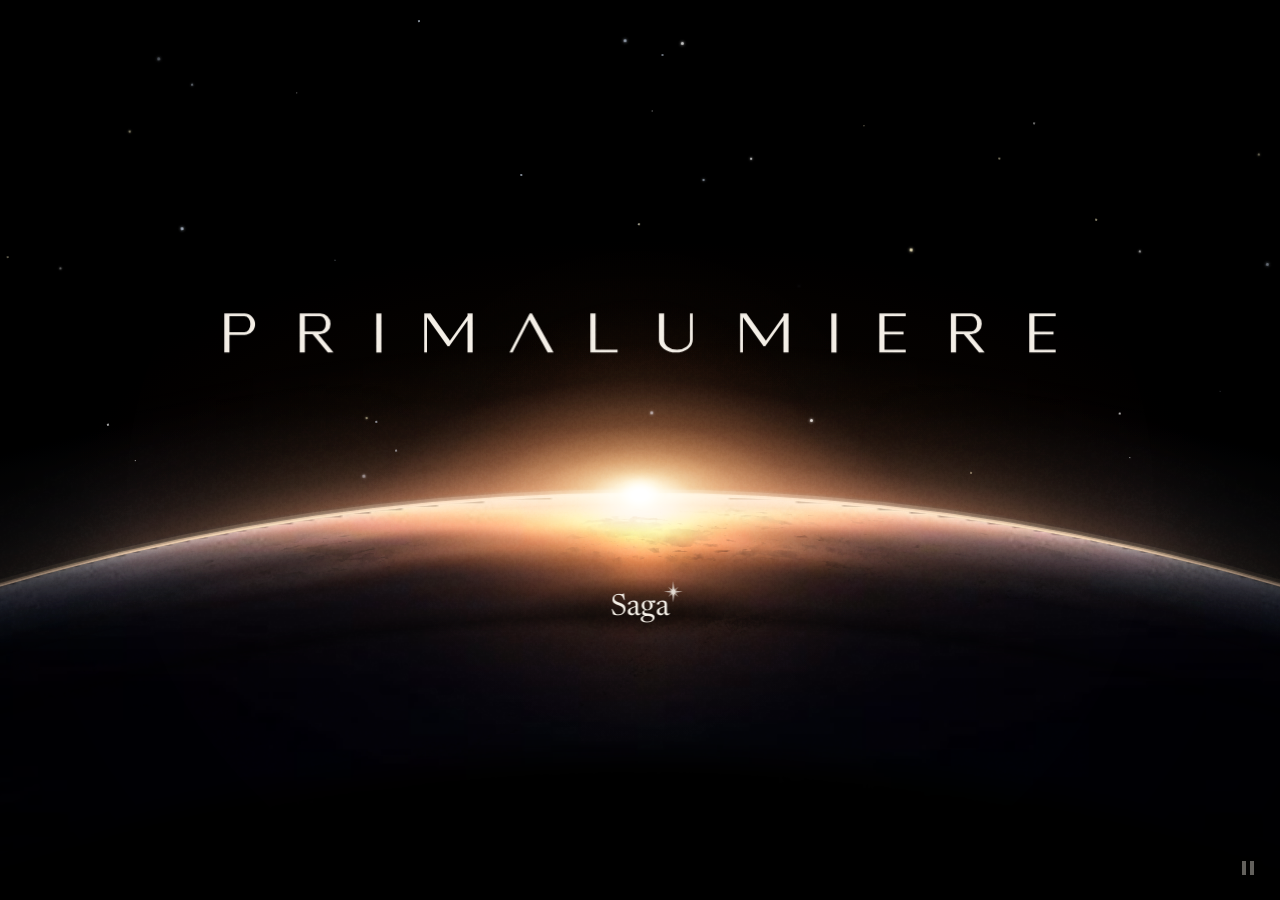
<file: index.html>
<!doctype html>
<html lang="en-IN">
<head>
<meta charset="utf-8">
<meta name="viewport" content="width=device-width, initial-scale=1, viewport-fit=cover">
<meta name="color-scheme" content="dark">
<!-- No script and no other origin is allowed. -->
<meta http-equiv="Content-Security-Policy" content="default-src 'none'; style-src 'self'; img-src 'self'; font-src 'self'; base-uri 'none'; form-action 'none'">
<meta name="referrer" content="no-referrer">
<meta name="robots" content="noai, noimageai">
<meta name="description" content="PrimaLumiere is building Saga: Of People, Through People, a teacher-led classroom tool for colleges and universities in India.">
<title>PrimaLumiere</title>
<link rel="icon" href="favicon.svg" type="image/svg+xml">
<link rel="preload" href="fonts/newsreader.woff2" as="font" type="font/woff2" crossorigin>
<link rel="stylesheet" href="site.css">
<link rel="stylesheet" href="home.css">
</head>
<body>
<a class="skip" href="#main">Skip to content</a>
<main id="main">
  <section class="dawn daybreak first" id="top" aria-labelledby="top-h">
    <!-- Back to front: stars, the sun's glow, its disc (hidden by the planet until it rises), the planet, the lit air, the sun's light. -->
    <div class="sky" aria-hidden="true"><span class="stars"><span class="turn"><i></i><i></i><i></i><i></i><i></i><i></i><i></i><i></i><i></i><i></i><i></i><i></i><i></i><i></i><i></i><i></i><i></i><i></i><i></i><i></i><i></i><i></i><i></i><i></i><i></i><i></i><i></i><i></i><i></i><i></i><i></i><i></i><i></i><i></i><i></i><i></i><i></i><i></i><i></i><i></i><i></i><i></i><i></i><i></i><i></i><i></i><i></i><i></i><i></i><i></i><i></i><i></i><i></i><i></i><i></i><i></i><i></i><i></i><i></i><i></i><i></i><i></i><i></i><i></i><i></i><i></i><i></i><i></i><i></i><i></i><i></i><i></i><i></i><i></i><i></i><i></i><i></i><i></i><i></i><i></i><i></i><i></i><i></i><i></i><i></i><i></i><i></i><i></i><i></i><i></i><i></i><i></i><i></i><i></i><i></i><i></i><i></i><i></i><i></i><i></i><i></i><i></i><i></i><i></i><i></i><i></i><i></i><i></i></span></span><span class="halo"></span><span class="disc"></span>
      <!-- The planet: one circle, its top as a smooth stroked arc. Strokes keep their pixel widths; each fades along the arc by its gradient. -->
      <svg class="limb" viewBox="0 0 1000 1000" fill="none" focusable="false">
        <defs>
          <path id="limb-arc" d="M117 178.6A500 500 0 0 1 883 178.6" vector-effect="non-scaling-stroke"/>
          <path id="limb-body" d="M117 178.6A500 500 0 0 1 883 178.6V1000H117Z"/>
          <!-- Mirrored about the sun (x 500): offset 1 is 40% of the planet's width away. -->
          <linearGradient id="limb-rim" gradientUnits="userSpaceOnUse" x1="500" x2="900" spreadMethod="reflect">
            <stop stop-color="#fffdf6"/><stop offset=".14" stop-color="#fffae5"/><stop offset=".24" stop-color="#ffe4c9" stop-opacity=".86"/><stop offset=".32" stop-color="#dfc2b2" stop-opacity=".6"/>
            <stop offset=".48" stop-color="#b9a9a8" stop-opacity=".46"/><stop offset=".75" stop-color="#9aa0b0" stop-opacity=".26"/><stop offset="1" stop-color="#9aa0b0" stop-opacity=".17"/>
          </linearGradient>
          <linearGradient id="limb-hot" gradientUnits="userSpaceOnUse" x1="500" x2="900" spreadMethod="reflect">
            <stop stop-color="#fff"/><stop offset=".1" stop-color="#fff4e2" stop-opacity=".9"/><stop offset=".2" stop-color="#ffe2bc" stop-opacity=".66"/><stop offset=".3" stop-color="#ffcf9c" stop-opacity=".36"/><stop offset=".42" stop-color="#ffc890" stop-opacity=".12"/><stop offset=".55" stop-color="#ffc890" stop-opacity="0"/>
          </linearGradient>
        </defs>
        <use href="#limb-body" fill="#000"/>
        <!-- The rim: warm to the screen's edges, overexposed near the sun. -->
        <g class="rim">
          <use href="#limb-arc" stroke="url(#limb-rim)" stroke-width="7" stroke-opacity=".1"/>
          <use href="#limb-arc" stroke="url(#limb-rim)" stroke-width="4" stroke-opacity=".3"/>
          <use href="#limb-arc" stroke="url(#limb-rim)" stroke-width="1.6"/>
        </g>
        <g class="hot">
          <use href="#limb-arc" stroke="url(#limb-hot)" stroke-width="12" stroke-opacity=".3"/>
          <use href="#limb-arc" stroke="url(#limb-hot)" stroke-width="5"/>
        </g>
      </svg>
      <!-- The turning earth: its surface turns along the rim, the band below a little faster, while its light stays under the sun.
           Each band is two copies, half a cycle apart, crossing over so the turn never ends. -->
      <span class="earth"><span class="pair"><span class="surface outer"></span><span class="surface outer later"></span></span><span class="pair"><span class="surface inner"></span><span class="surface inner later"></span></span></span>
      <span class="air"></span><span class="sun"></span></div>
    <!-- The name is drawn: one filled outline per letter, thick and thin strokes, wide letters, open spacing; the text stays for screen readers. -->
    <h1 id="top-h"><span class="sr">PrimaLumiere</span>
      <svg class="mark" viewBox="-4 -4 2267.45 108" aria-hidden="true" focusable="false">
        <g><path d="M-3.25 -3.25H10.75V103.25H-3.25ZM-3.25 -3.25H51.5A29.25 29.25 0 0 1 51.5 55.25H-3.25ZM10.75 4.25V47.75H51.5A16.25 21.75 0 0 0 51.5 4.25Z"/></g>
        <g><path d="M202.3 -3.25H216.3V103.25H202.3ZM202.3 -3.25H258.05A28.25 28.25 0 0 1 258.05 53.25H202.3ZM216.3 4.25V45.75H258.05A15.25 20.75 0 0 0 258.05 4.25ZM231.7 46.75L247.31 46.75L294.3 103.25L278.69 103.25Z"/></g>
        <g><path d="M410.98 -3.25H424.98V103.25H410.98Z"/></g>
        <g><path d="M541.65 -3.25H549.15V103.25H541.65ZM659.65 -3.25H673.65V103.25H659.65ZM541.65 -3.25L558.84 -3.25L611.64 70.84L664.44 -3.25L673.65 -3.25L610.05 86L605.25 86Z"/></g>
        <g><path d="M774.07 103.25L782.52 103.25L828.69 13.92L878.08 103.25L894.07 103.25L835.19 -3.25L829.12 -3.25Z"/></g>
        <g><path d="M994.5 -3.25H1008.5V103.25H994.5ZM994.5 95.75H1068.5V103.25H994.5Z"/></g>
        <g><path d="M1181.28 -3.25V69A46 34.25 0 0 0 1273.28 69V-3.25H1265.78V69A35.25 26.75 0 0 1 1195.28 69V-3.25Z"/></g>
        <g><path d="M1402.62 -3.25H1410.12V103.25H1402.62ZM1520.62 -3.25H1534.62V103.25H1520.62ZM1402.62 -3.25L1419.82 -3.25L1472.62 70.84L1525.42 -3.25L1534.62 -3.25L1471.03 86L1466.22 86Z"/></g>
        <g><path d="M1651.3 -3.25H1665.3V103.25H1651.3Z"/></g>
        <g><path d="M1781.97 -3.25H1853.97V4.25H1795.97V46.25H1847.97V53.75H1795.97V95.75H1853.97V103.25H1781.97Z"/></g>
        <g><path d="M1977.15 -3.25H1991.15V103.25H1977.15ZM1977.15 -3.25H2032.9A28.25 28.25 0 0 1 2032.9 53.25H1977.15ZM1991.15 4.25V45.75H2032.9A15.25 20.75 0 0 0 2032.9 4.25ZM2006.55 46.75L2022.16 46.75L2069.15 103.25L2053.54 103.25Z"/></g>
        <g><path d="M2190.7 -3.25H2262.7V4.25H2204.7V46.25H2256.7V53.75H2204.7V95.75H2262.7V103.25H2190.7Z"/></g>
      </svg>
    </h1>
    <!-- Saga, under the sun on the planet's dark side: the way to its page, in the serif of that page's title. -->
    <!-- Saga's star (the founder's reference, 12 Nov): thin rays from a bright point, the vertical longest; here in the word's own colour. -->
    <a class="to-saga" href="saga/">Saga<svg class="star" viewBox="-12 -12 24 24" aria-hidden="true" focusable="false">
      <path d="M0 -12L1.25 0L0 12L-1.25 0ZM10.5 0L0 1.15L-10.5 0L0 -1.15ZM5.66 -5.66L0.6 0.6L-5.66 5.66L-0.6 -0.6ZM5.66 5.66L-0.6 0.6L-5.66 -5.66L0.6 -0.6ZM2.14 -5.17L0.46 0.19L-2.14 5.17L-0.46 -0.19ZM5.17 -2.14L0.19 0.46L-5.17 2.14L-0.19 -0.46ZM5.17 2.14L-0.19 0.46L-5.17 -2.14L0.19 -0.46ZM2.14 5.17L-0.46 0.19L-2.14 -5.17L0.46 -0.19Z"/><circle r="2.1"/>
    </svg></a>
    <!-- The earth and the sky turn for as long as the page is open and the stars breathe for six minutes; this pauses them. A native checkbox, so keys and screen readers work without script. -->
    <label class="pause"><input type="checkbox" id="turn"><span class="sr">Pause the moving sky</span></label>
  </section>
</main>
</body>
</html>
</file>
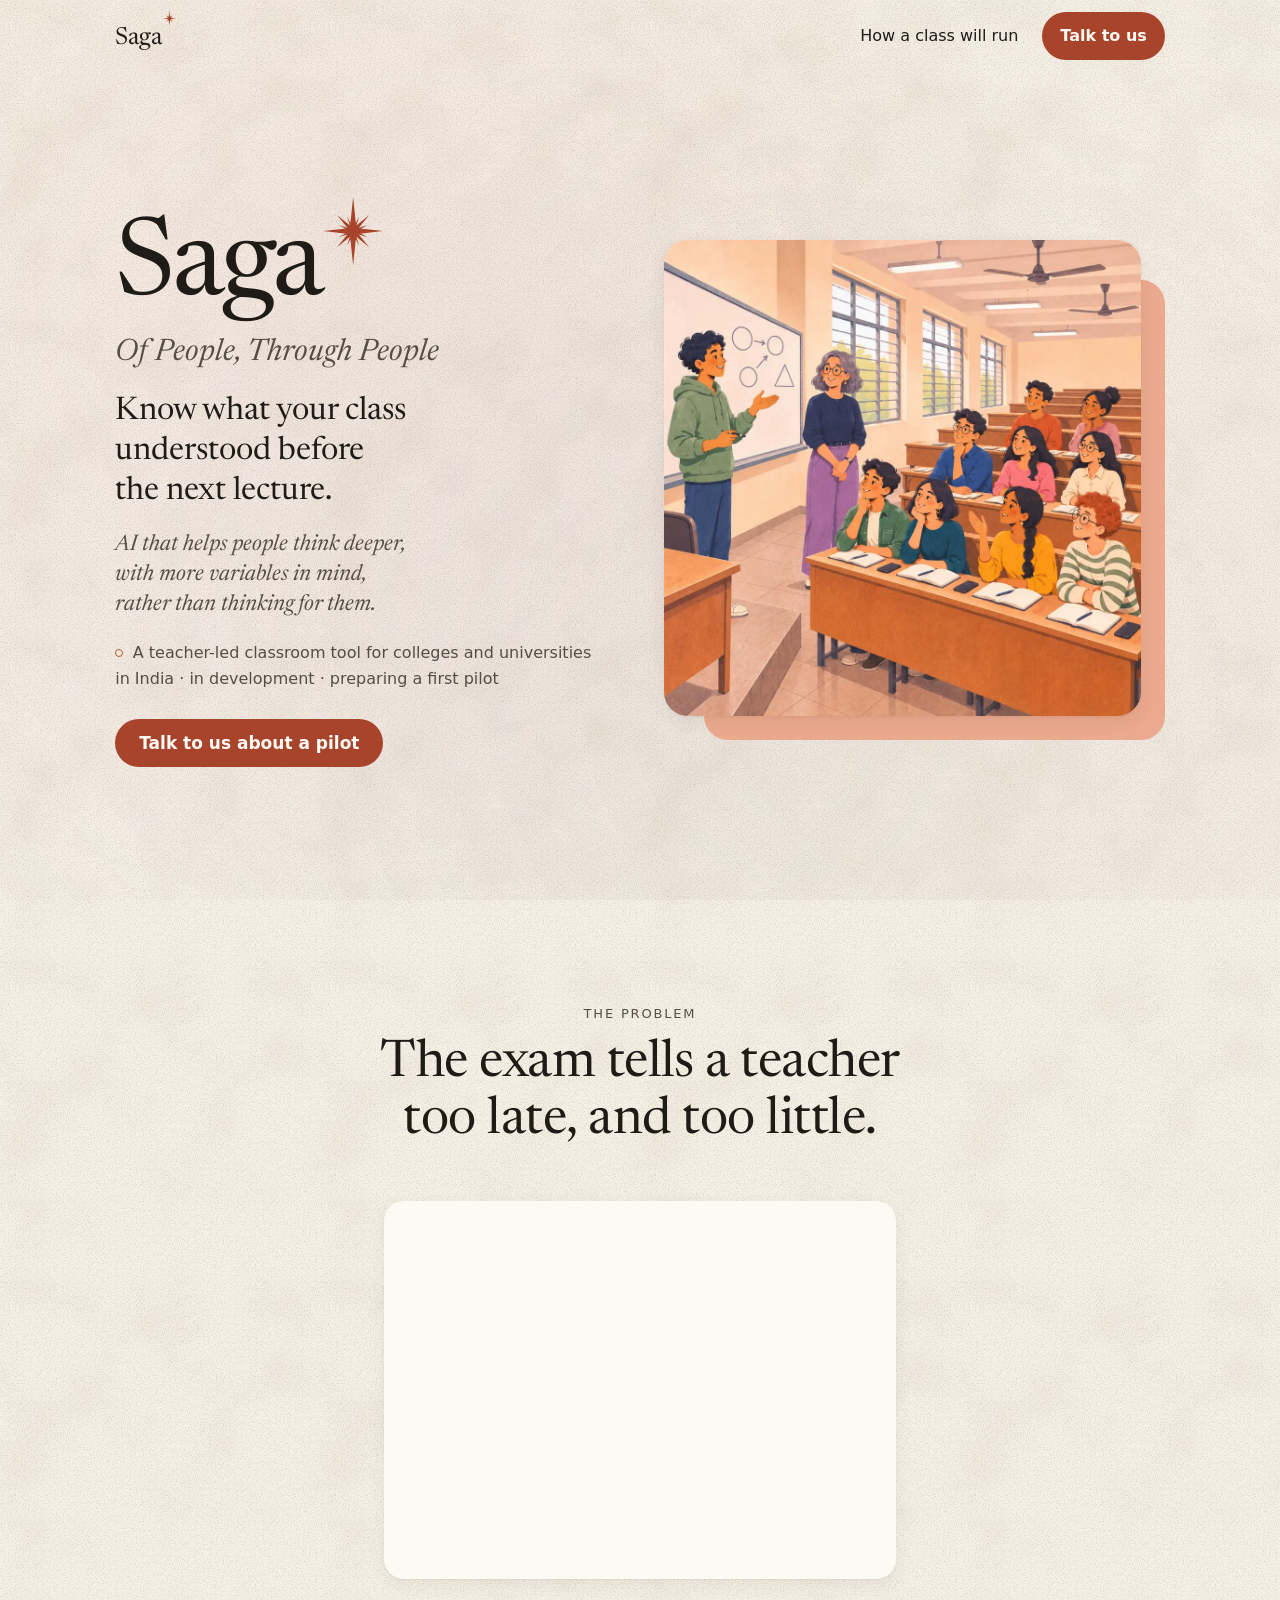
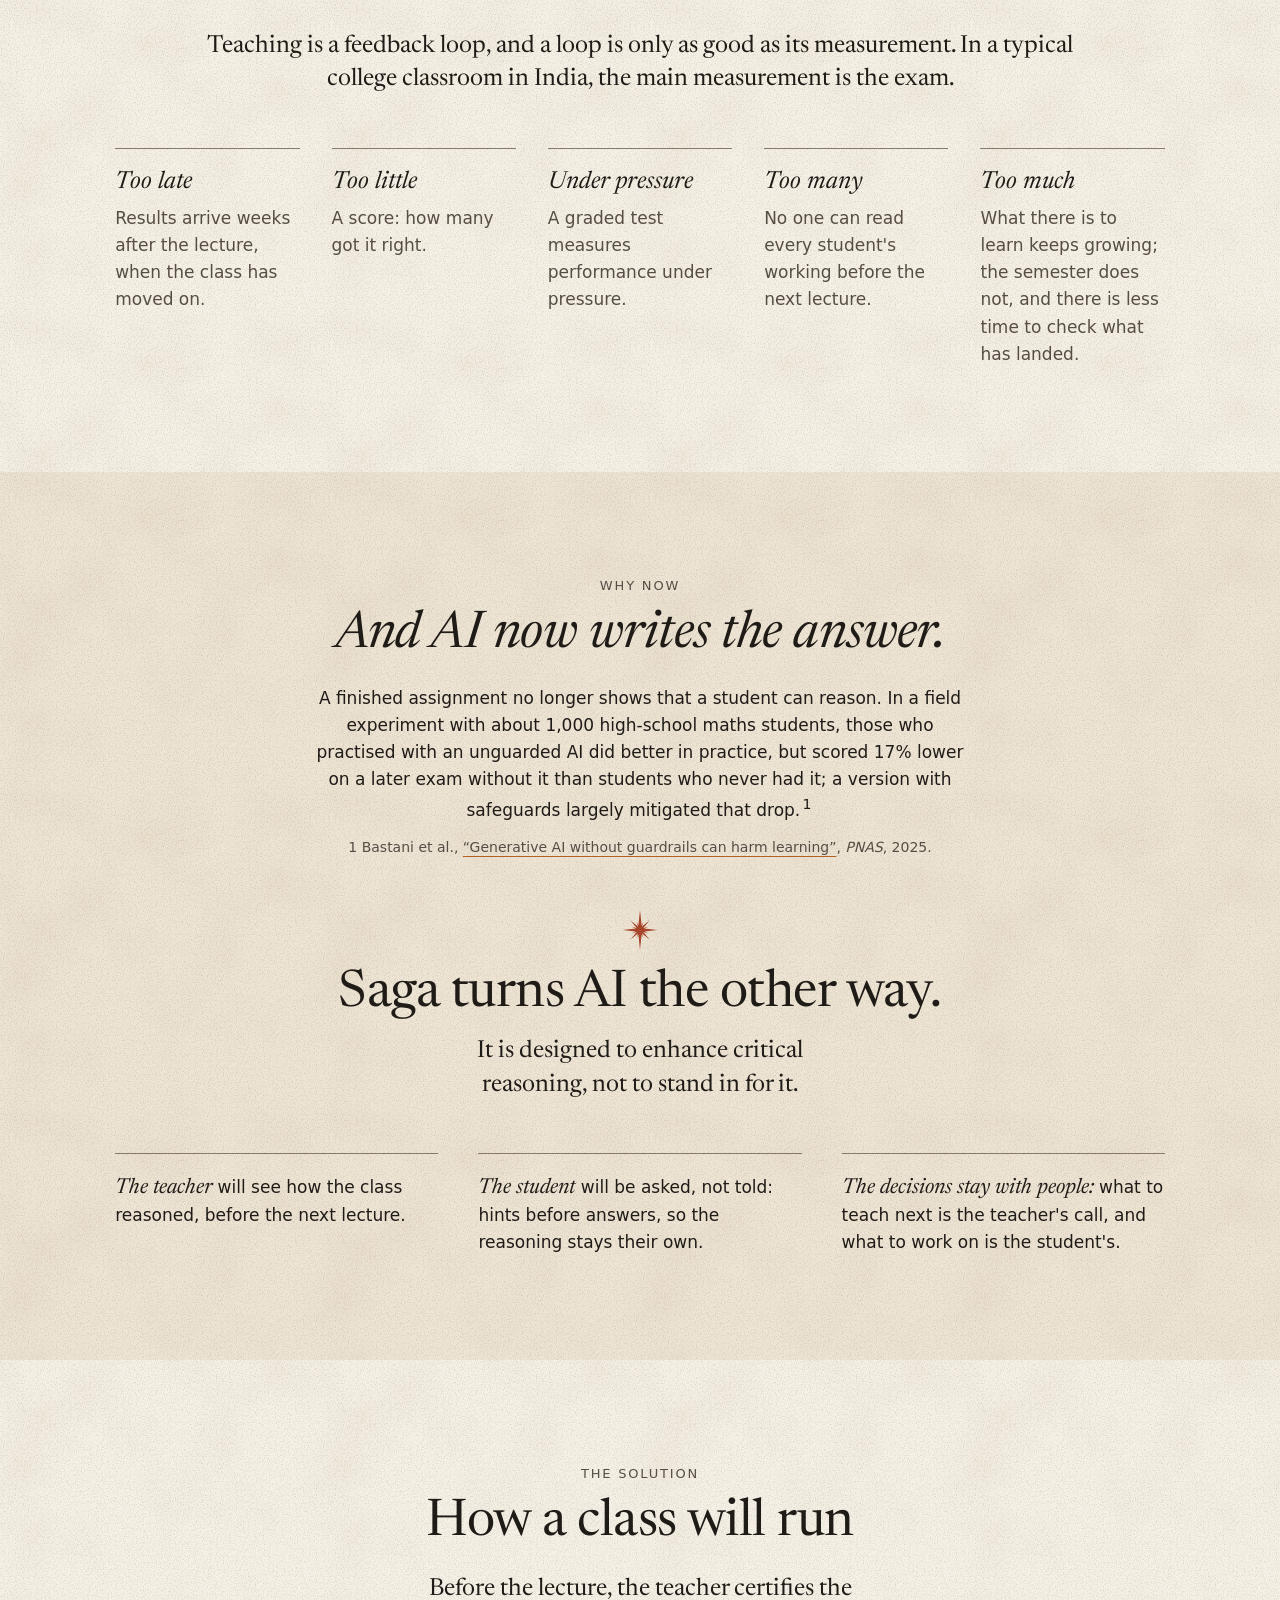
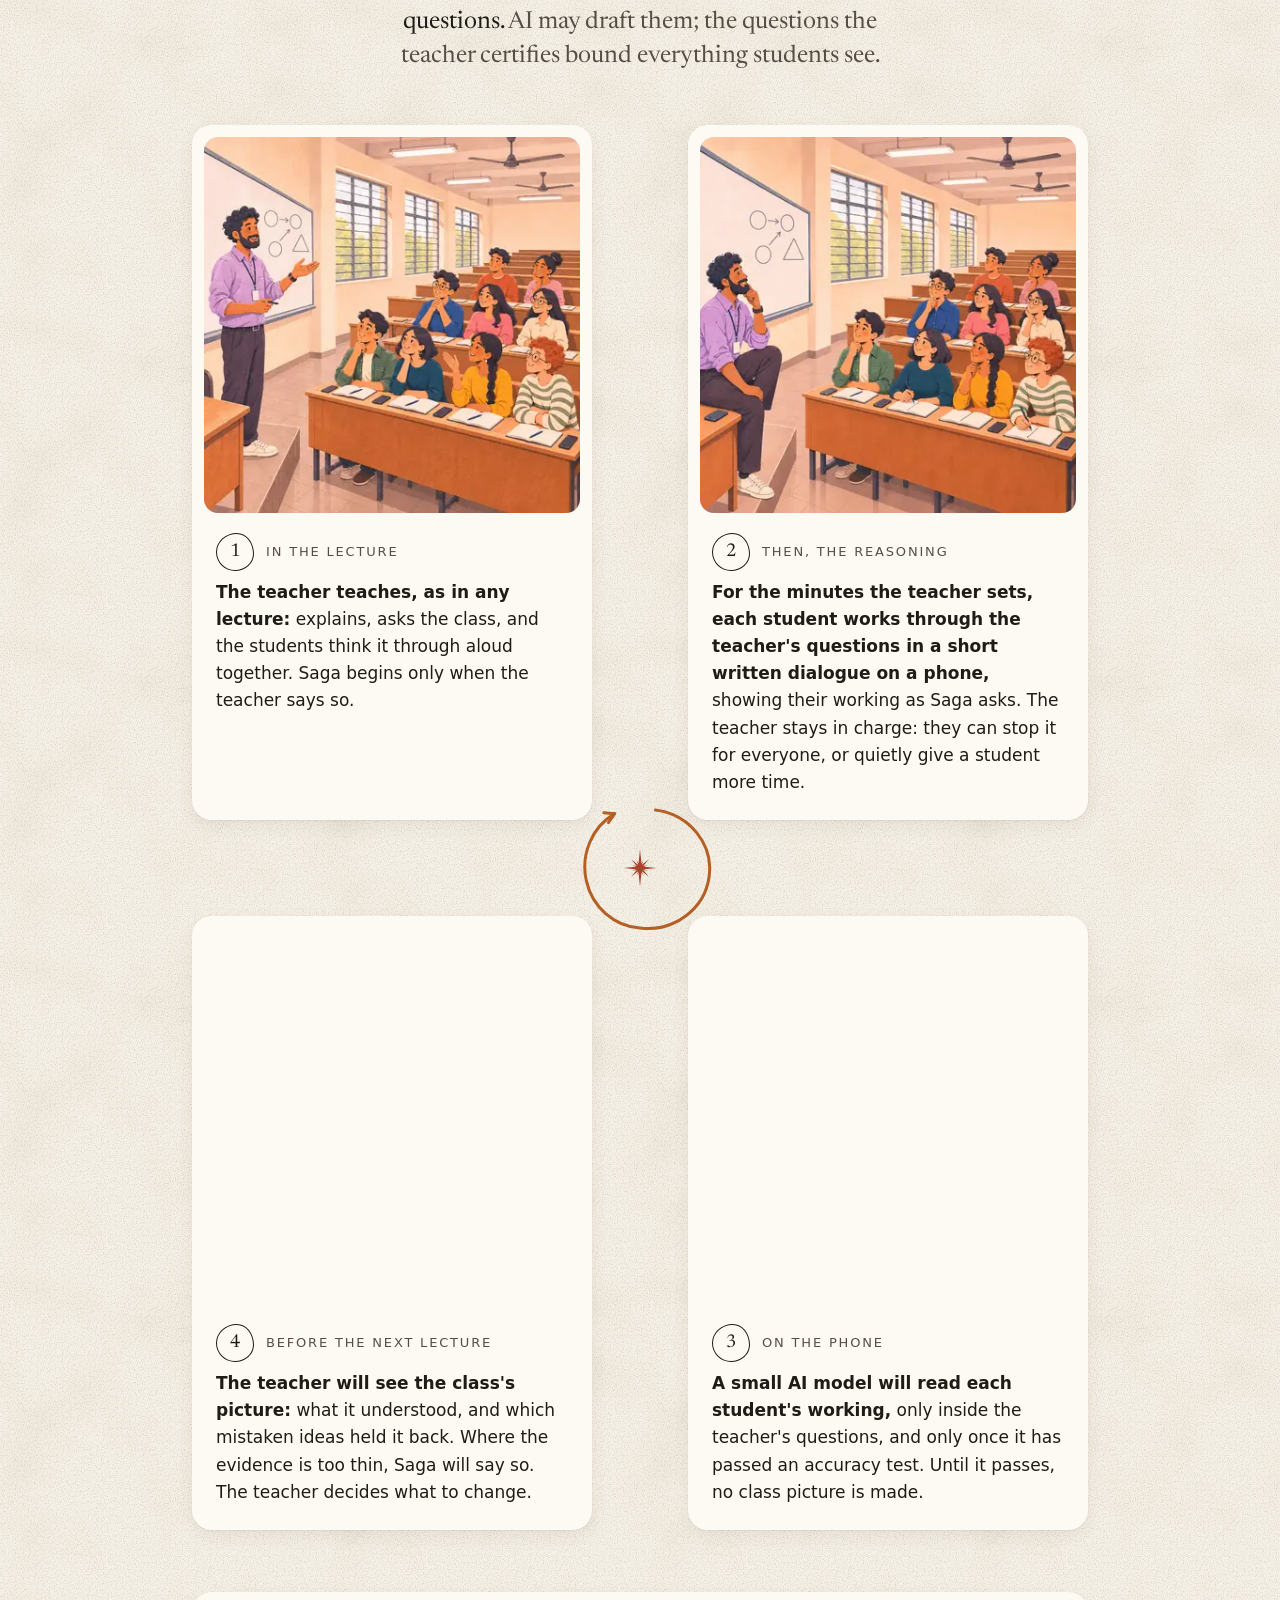
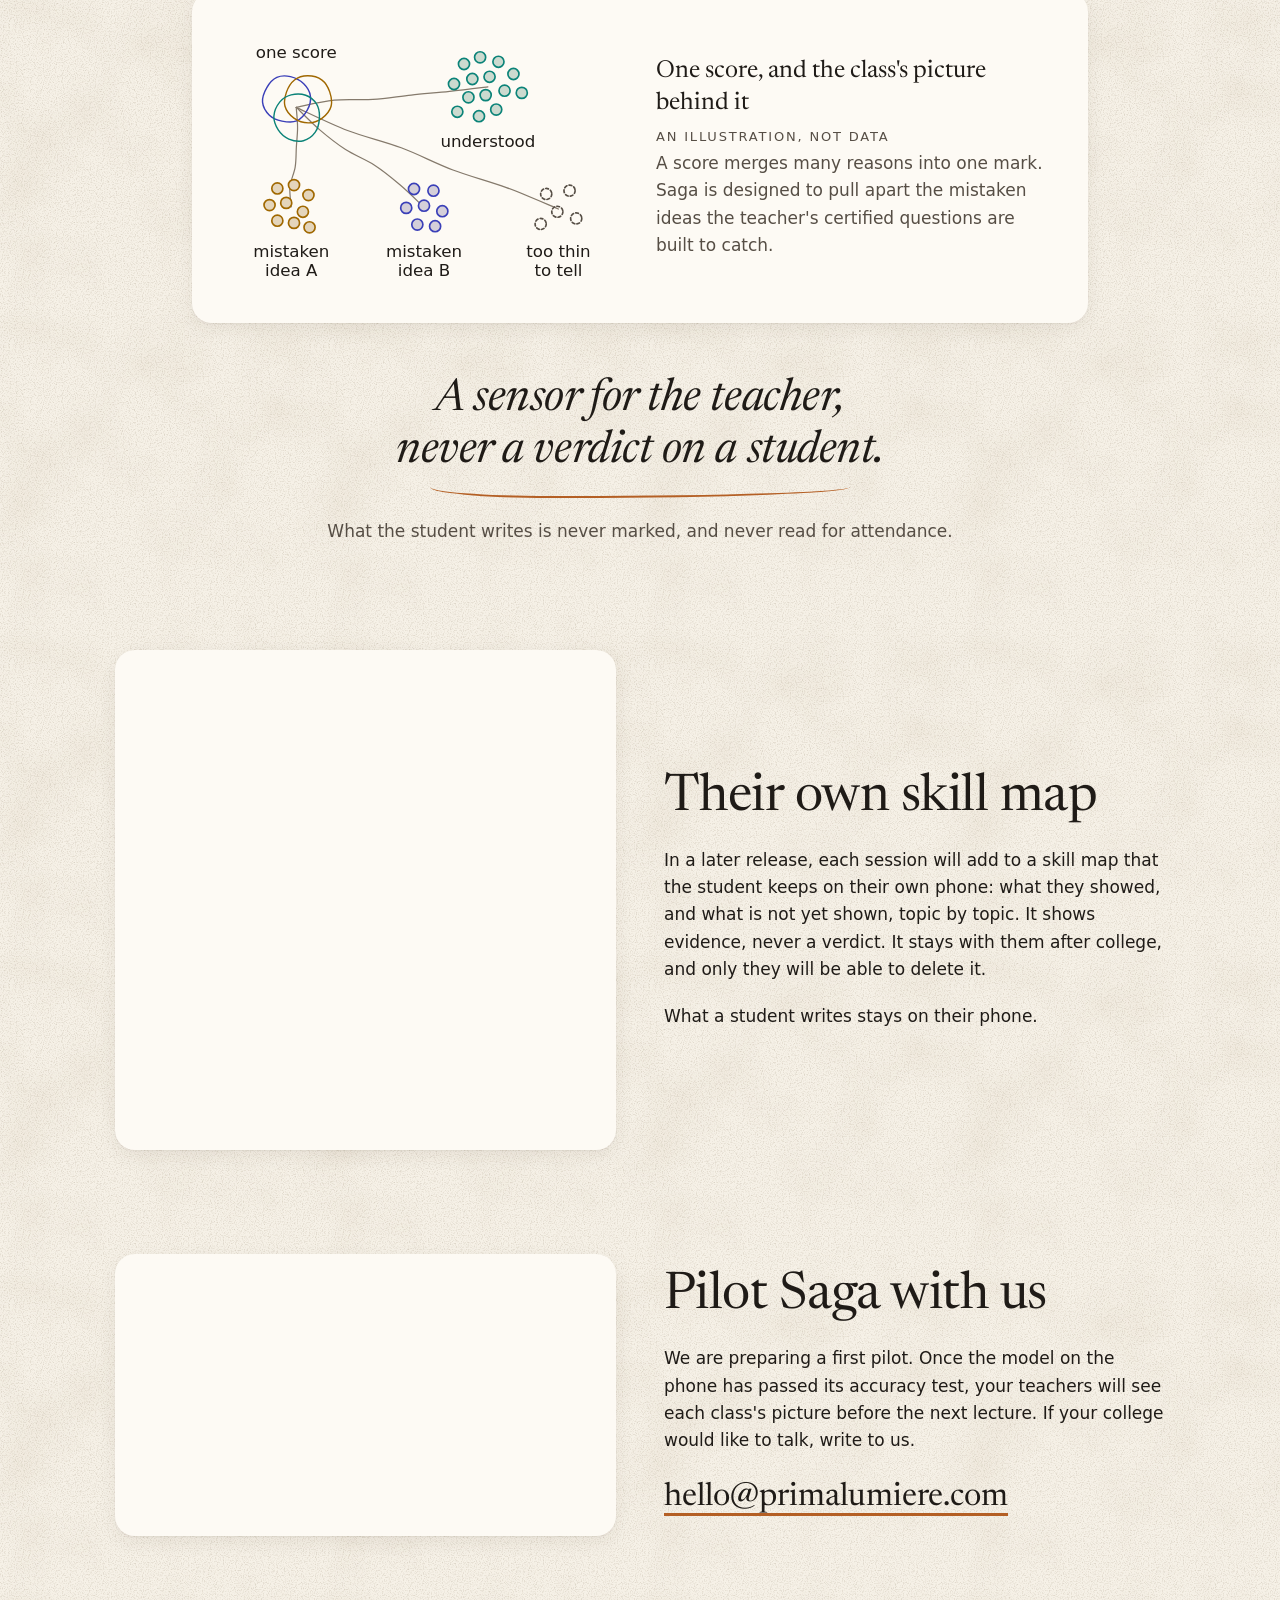
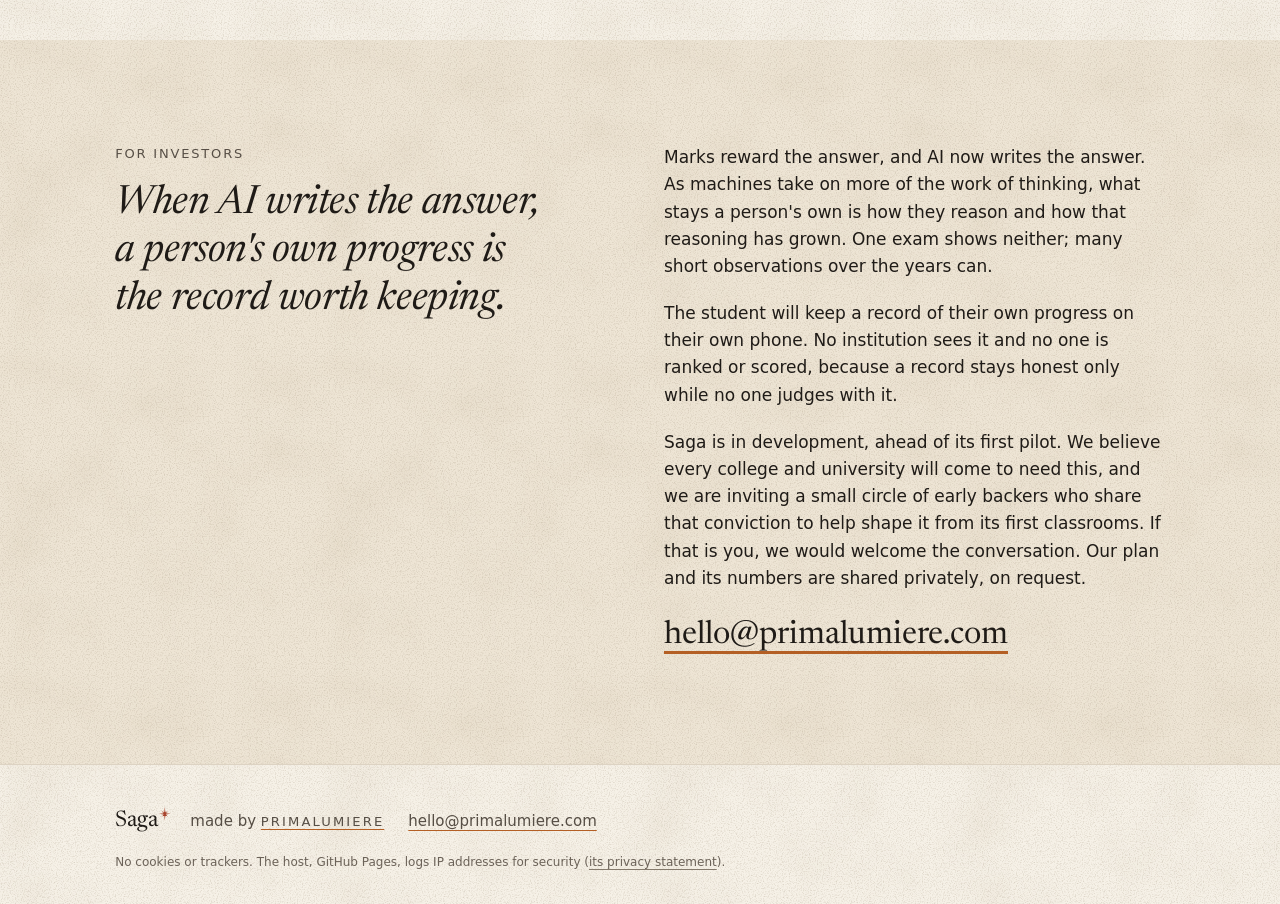
<file: saga/index.html>
<!doctype html>
<html lang="en-IN">
<head>
<meta charset="utf-8">
<meta name="viewport" content="width=device-width, initial-scale=1, viewport-fit=cover">
<meta name="color-scheme" content="light">
<!-- No script and no other origin is allowed. -->
<meta http-equiv="Content-Security-Policy" content="default-src 'none'; style-src 'self'; img-src 'self'; font-src 'self'; base-uri 'none'; form-action 'none'">
<meta name="referrer" content="no-referrer">
<meta name="robots" content="noai, noimageai">
<meta name="description" content="Saga: Of People, Through People, a teacher-led classroom tool for colleges and universities in India, in development: in the lecture, each student works through the teacher's questions in a short written dialogue on a phone; a small model on the phone will read the working, so the teacher will see the class's picture before the next lecture, with no student ranked or scored.">
<title>Saga: Of People, Through People</title>
<link rel="icon" href="favicon.svg" type="image/svg+xml">
<link rel="preload" href="../fonts/newsreader.woff2" as="font" type="font/woff2" crossorigin>
<link rel="stylesheet" href="../site.css">
<link rel="stylesheet" href="saga.css">
</head>
<body>
<svg class="defs" width="0" height="0" aria-hidden="true" focusable="false"><defs>
<!-- The three inks merging: the "one score" of the picture in "One score, and the class's picture behind it". -->
<symbol id="mk" viewBox="805 170 192 182"><path class="ink-a" d="M937.4 229.2C939 240.9 935.1 255.3 928.9 266.3C922.8 277.3 911.7 290.3 900.5 295.1C889.3 299.9 873.6 297.9 861.6 295.4C849.5 292.8 836.7 288.1 828.1 279.7C819.5 271.2 811 257 809.8 244.8C808.7 232.5 814.9 217.1 821.2 206.2C827.5 195.3 837.3 184.1 847.8 179.2C858.3 174.4 872.3 174.3 884.2 177.1C896.2 179.9 910.6 187.4 919.5 196.1C928.4 204.8 935.9 217.5 937.4 229.2Z"/><path class="ink-b" d="M967.9 288C957.8 295.2 944 300.3 931.6 300.2C919.1 300.1 903.7 294.8 893.4 287.4C883.1 280.1 872.9 267.4 869.6 255.9C866.3 244.3 869.3 230 873.5 218.3C877.7 206.7 885.4 193.3 894.9 186C904.4 178.8 918.2 174.8 930.4 174.9C942.7 174.9 958.5 179.1 968.2 186.2C977.9 193.3 984.7 205.9 988.7 217.6C992.7 229.3 995.6 244.7 992.2 256.4C988.7 268.1 978 280.7 967.9 288Z"/><path class="ink-c" d="M918.7 347.7C907 350.6 891 348.1 879.8 343.3C868.6 338.5 858.2 329.2 851.6 319C845 308.7 839.3 294.3 840.1 281.8C840.8 269.3 848.4 253.6 856 244.2C863.7 234.9 874.4 228.6 885.9 225.7C897.3 222.8 913.5 222.6 924.8 226.7C936.2 230.9 947.8 240.3 953.9 250.5C960 260.8 961.9 275.6 961.2 288.2C960.5 300.7 956.9 315.8 949.8 325.7C942.7 335.7 930.4 344.7 918.7 347.7Z"/></symbol>
<!-- Saga's star (the founder's reference, 12 Nov): thin rays from a bright point, the vertical longest. -->
<symbol id="star" viewBox="-12 -12 24 24"><path d="M0 -12L1.25 0L0 12L-1.25 0ZM10.5 0L0 1.15L-10.5 0L0 -1.15ZM5.66 -5.66L0.6 0.6L-5.66 5.66L-0.6 -0.6ZM5.66 5.66L-0.6 0.6L-5.66 -5.66L0.6 -0.6ZM2.14 -5.17L0.46 0.19L-2.14 5.17L-0.46 -0.19ZM5.17 -2.14L0.19 0.46L-5.17 2.14L-0.19 -0.46ZM5.17 2.14L-0.19 0.46L-5.17 -2.14L0.19 -0.46ZM2.14 5.17L-0.46 0.19L-2.14 -5.17L0.46 -0.19Z"/><circle r="2.1"/></symbol>
</defs></svg>
<div class="live" aria-hidden="true"><span></span><span></span><span></span><span></span></div>
<a class="skip" href="#main">Skip to content</a>
<header class="bar">
  <a class="house logo" href="#top">Saga<svg class="star" viewBox="0 0 24 24" aria-hidden="true" focusable="false"><use href="#star" width="24" height="24"/></svg></a>
  <nav aria-label="On this page">
    <a class="wide" href="#class">How a class will run</a>
    <a class="button small" href="#contact">Talk to us</a>
  </nav>
</header>

<main id="main">
  <section class="cover" id="top" aria-labelledby="promise">
    <div class="cover-text">
      <h1 class="promise" id="promise"><span class="p-title logo">Saga<svg class="star" viewBox="0 0 24 24" aria-hidden="true" focusable="false"><use href="#star" width="24" height="24"/></svg><span class="sr">:</span></span> <span class="p-tag">Of People, Through People</span></h1>
      <p class="lede">Know what your class understood before the next lecture.</p>
      <p class="aug">AI that helps people think deeper, with more variables in mind, rather than thinking for them.</p>
      <p class="chip">A teacher-led classroom tool for colleges and universities in India · in development · preparing a first pilot</p>
      <p class="actions"><a class="button" href="#contact">Talk to us about a pilot</a></p>
    </div>
    <figure class="frame">
      <picture>
        <source type="image/webp" srcset="img/class-560.webp 560w, img/class-1024.webp 1024w" sizes="(min-width: 60rem) 36rem, (min-width: 34rem) 30rem, 90vw">
        <img src="img/class-560.jpg" srcset="img/class-560.jpg 560w, img/class-1024.jpg 1024w" sizes="(min-width: 60rem) 36rem, (min-width: 34rem) 30rem, 90vw" width="1024" height="1024" fetchpriority="high" alt="In a college classroom, a student explains at the whiteboard while the teacher listens; the class faces them, notebooks open, phones set down.">
      </picture>
    </figure>
  </section>

  <section id="problem" aria-labelledby="problem-h">
    <div class="part">
      <p class="label centre act">The problem</p>
      <h2 id="problem-h" class="centre">The exam tells a teacher too late, and too little.</h2>
      <picture class="sheet teachers">
        <source type="image/webp" srcset="img/teachers-640.webp 640w, img/teachers-1024.webp 1024w" sizes="(min-width: 36rem) 32rem, 92vw">
        <img src="img/teachers-640.jpg" srcset="img/teachers-640.jpg 640w, img/teachers-1024.jpg 1024w" sizes="(min-width: 36rem) 32rem, 92vw" width="1024" height="756" loading="lazy" decoding="async" alt="Three college teachers.">
      </picture>
      <p class="lead centre">Teaching is a feedback loop, and a loop is only as good as its measurement. In a typical college classroom in India, the main measurement is the exam.</p>
      <ul class="three">
        <li><p class="word">Too late</p><p>Results arrive weeks after the lecture, when the class has moved on.</p></li>
        <li><p class="word">Too little</p><p>A score: how many got it right.</p></li>
        <li><p class="word">Under pressure</p><p>A graded test measures performance under pressure.</p></li>
        <li><p class="word">Too many</p><p>No one can read every student's working before the next lecture.</p></li>
        <li><p class="word">Too much</p><p>What there is to learn keeps growing; the semester does not, and there is less time to check what has landed.</p></li>
      </ul>
    </div>
  </section>

  <!-- Why now, and what is different: AI's answer and Saga's turn in one short band, so the first never stands without the second.
       The turn is the founder's (WEB-Q64, 13 Nov): AI that enhances critical reasoning, not a claim that it makes people more capable. -->
  <section class="band why" id="idea" aria-labelledby="idea-h">
    <p class="label centre act">Why now</p>
    <h2 id="idea-h" class="centre">And AI now writes the answer.</h2>
    <p class="fact centre">A finished assignment no longer shows that a student can reason. In a field experiment with about 1,000 high-school maths students, those who practised with an unguarded AI did better in practice, but scored 17% lower on a later exam without it than students who never had it; a version with safeguards largely mitigated that drop.<sup><a href="#source-1" id="ref-1" aria-label="Source 1">1</a></sup></p>
    <p class="source centre" id="source-1"><span aria-hidden="true">1 </span>Bastani et al., <a href="https://doi.org/10.1073/pnas.2422633122">“Generative AI without guardrails can harm learning”</a>, <i>PNAS</i>, 2025.</p>
    <svg class="turn-star" viewBox="0 0 24 24" aria-hidden="true" focusable="false"><use href="#star" width="24" height="24"/></svg>
    <p class="turn centre">Saga turns AI the other way.</p>
    <p class="lead centre">It is designed to enhance critical reasoning, not to stand in for it.</p>
    <ul class="stays">
      <li><p><strong>The teacher</strong> will see how the class reasoned, before the next lecture.</p></li>
      <li><p><strong>The student</strong> will be asked, not told: hints before answers, so the reasoning stays their own.</p></li>
      <li><p><strong>The decisions stay with people:</strong> what to teach next is the teacher's call, and what to work on is the student's.</p></li>
    </ul>
  </section>

  <section class="part" id="class" aria-labelledby="class-h">
    <p class="label centre act">The solution</p>
    <h2 id="class-h" class="centre">How a class will run</h2>
    <p class="lead centre"><strong>Before the lecture, the teacher certifies the questions.</strong> AI may draft them; the questions the teacher certifies bound everything students see.</p>
    <!-- Four cards, clockwise round the loop on a wide screen (WEB-Q62 (a), WEB-Q63 (c) with (e)), each with the founder's
         picture of the website note §53.7: the lecture, the thinking pause, the bench, the staff room (§53.13). -->
    <!-- Card 1's last sentence is the founder's choice (WEB-Q70 (b), 13 Nov). -->
    <ol class="steps">
      <li><picture class="fig">
          <source type="image/webp" srcset="img/lecture-400.webp 400w, img/lecture-800.webp 800w" sizes="(min-width: 60rem) 24rem, (min-width: 40rem) 13rem, 92vw">
          <img src="img/lecture-400.jpg" srcset="img/lecture-400.jpg 400w, img/lecture-800.jpg 800w" sizes="(min-width: 60rem) 24rem, (min-width: 40rem) 13rem, 92vw" width="800" height="800" loading="lazy" decoding="async" alt="">
        </picture>
        <p class="when">In the lecture</p><p><strong>The teacher teaches, as in any lecture:</strong> explains, asks the class, and the students think it through aloud together. Saga begins only when the teacher says so.</p></li>
      <li><picture class="fig">
          <source type="image/webp" srcset="img/reason-400.webp 400w, img/reason-800.webp 800w" sizes="(min-width: 60rem) 24rem, (min-width: 40rem) 13rem, 92vw">
          <img src="img/reason-400.jpg" srcset="img/reason-400.jpg 400w, img/reason-800.jpg 800w" sizes="(min-width: 60rem) 24rem, (min-width: 40rem) 13rem, 92vw" width="800" height="800" loading="lazy" decoding="async" alt="">
        </picture>
        <p class="when">Then, the reasoning</p><p><strong>For the minutes the teacher sets, each student works through the teacher's questions in a short written dialogue on a phone,</strong> showing their working as Saga asks. The teacher stays in charge: they can stop it for everyone, or quietly give a student more time.</p></li>
      <li><picture class="fig">
          <source type="image/webp" srcset="img/phone-400.webp 400w, img/phone-800.webp 800w" sizes="(min-width: 60rem) 24rem, (min-width: 40rem) 13rem, 92vw">
          <img src="img/phone-400.jpg" srcset="img/phone-400.jpg 400w, img/phone-800.jpg 800w" sizes="(min-width: 60rem) 24rem, (min-width: 40rem) 13rem, 92vw" width="800" height="800" loading="lazy" decoding="async" alt="">
        </picture>
        <p class="when">On the phone</p><p><strong>A small AI model will read each student's working,</strong> only inside the teacher's questions, and only once it has passed an accuracy test. Until it passes, no class picture is made.</p></li>
      <li><picture class="fig">
          <source type="image/webp" srcset="img/desk-400.webp 400w, img/desk-800.webp 800w" sizes="(min-width: 60rem) 24rem, (min-width: 40rem) 13rem, 92vw">
          <img src="img/desk-400.jpg" srcset="img/desk-400.jpg 400w, img/desk-800.jpg 800w" sizes="(min-width: 60rem) 24rem, (min-width: 40rem) 13rem, 92vw" width="800" height="800" loading="lazy" decoding="async" alt="">
        </picture>
        <p class="when">Before the next lecture</p><p><strong>The teacher will see the class's picture:</strong> what it understood, and which mistaken ideas held it back. Where the evidence is too thin, Saga will say so. The teacher decides what to change.</p></li>
    </ol>
    <!-- What card 4's teacher will see, drawn: one score, and the class's picture behind it. -->
    <figure class="tile picture">
      <svg class="draw" viewBox="0 0 720 480" role="img" focusable="false" aria-labelledby="pic-t pic-d">
    <title id="pic-t">One score, and the class's picture behind it</title>
    <desc id="pic-d">An illustration, not data. At the top left, three inks merge into one mark, labelled one score. Lines lead from it to four groups of dots: a large group labelled understood, two groups labelled mistaken idea A and mistaken idea B, and a few hollow dots labelled too thin to tell.</desc>
    <g>
      <path class="link" d="M130 150C141.4 147.8 175.4 139.4 198.4 137.1C221.4 134.7 245 137.3 268.1 135.8C291.2 134.3 314 130.4 337 128C360 125.5 383.1 123.7 406.1 121.2C429.1 118.7 463.5 114.4 475 113"/>
      <path class="link" d="M130 150C130.4 156 132.4 174 132.4 186C132.5 198 130.9 209.9 130.2 221.8C129.5 233.7 130.1 245.7 128.1 257.6C126.2 269.4 119.9 281.1 118.7 293C117.5 304.9 120.6 323 121 329"/>
      <path class="link" d="M130 150C137.1 156.8 157.6 178 172.4 190.6C187.2 203.3 202.4 215.4 218.8 226C235.3 236.6 254.6 243.5 271 254.2C287.4 264.8 302.4 277.2 317.2 289.9C332.1 302.5 352.9 323.3 360 330"/>
      <path class="link" d="M130 150C145.4 156.9 190.9 179.5 222.4 191.7C253.9 203.8 287.4 210.9 319 222.8C350.6 234.6 380.5 250.8 412.1 262.8C443.6 274.7 476.7 282.8 508.4 294.5C540 306.2 586.4 326.6 602 333"/>
    </g>
    <use class="mark" href="#mk" x="66" y="90" width="130" height="123"/>
    <g class="dot-c">
      <circle cx="432" cy="72" r="10"/><circle cx="461" cy="60" r="10"/><circle cx="494" cy="68" r="10"/><circle cx="521" cy="90" r="10"/>
      <circle cx="447" cy="99" r="10"/><circle cx="478" cy="95" r="10"/><circle cx="414" cy="108" r="10"/><circle cx="505" cy="120" r="10"/>
      <circle cx="536" cy="124" r="10"/><circle cx="440" cy="132" r="10"/><circle cx="471" cy="128" r="10"/><circle cx="420" cy="158" r="10"/>
      <circle cx="490" cy="154" r="10"/><circle cx="459" cy="166" r="10"/>
    </g>
    <g class="dot-b">
      <circle cx="96" cy="296" r="10"/><circle cx="126" cy="290" r="10"/><circle cx="152" cy="308" r="10"/><circle cx="82" cy="326" r="10"/>
      <circle cx="112" cy="322" r="10"/><circle cx="142" cy="338" r="10"/><circle cx="96" cy="354" r="10"/><circle cx="126" cy="358" r="10"/>
      <circle cx="154" cy="366" r="10"/>
    </g>
    <g class="dot-a">
      <circle cx="342" cy="297" r="10"/><circle cx="377" cy="300" r="10"/><circle cx="328" cy="331" r="10"/><circle cx="360" cy="327" r="10"/>
      <circle cx="393" cy="337" r="10"/><circle cx="348" cy="361" r="10"/><circle cx="380" cy="364" r="10"/>
    </g>
    <g class="thin">
      <circle cx="580" cy="306" r="10"/><circle cx="622" cy="300" r="10"/><circle cx="600" cy="338" r="10"/><circle cx="634" cy="350" r="10"/>
      <circle cx="570" cy="360" r="10"/>
    </g>
    <text class="lab" x="130" y="62" text-anchor="middle">one score</text>
    <text class="lab" x="475" y="222" text-anchor="middle">understood</text>
    <text class="lab" x="121" y="420" text-anchor="middle"><tspan x="121">mistaken</tspan><tspan x="121" dy="34">idea A</tspan></text>
    <text class="lab" x="360" y="420" text-anchor="middle"><tspan x="360">mistaken</tspan><tspan x="360" dy="34">idea B</tspan></text>
    <text class="lab" x="602" y="420" text-anchor="middle"><tspan x="602">too thin</tspan><tspan x="602" dy="34">to tell</tspan></text>
    </svg>
      <figcaption><h3>One score, and the class's picture behind it</h3><span class="label">An illustration, not data</span> A score merges many reasons into one mark. Saga is designed to pull apart the mistaken ideas the teacher's certified questions are built to catch.</figcaption>
    </figure>
    <p class="statement">A sensor for the teacher, never a verdict on a student.</p>
    <p class="stakes centre">What the student writes is never marked, and never read for attendance.</p>
  </section>

  <section class="part" id="student" aria-labelledby="student-h">
    <div class="split">
      <picture class="side sheet own">
        <source type="image/webp" srcset="img/own-400.webp 400w, img/own-800.webp 800w" sizes="(min-width: 60rem) 34rem, (min-width: 40rem) 36vw, 92vw">
        <img src="img/own-400.jpg" srcset="img/own-400.jpg 400w, img/own-800.jpg 800w" sizes="(min-width: 60rem) 34rem, (min-width: 40rem) 36vw, 92vw" width="800" height="800" loading="lazy" decoding="async" alt="">
      </picture>
      <div class="body">
        <h2 id="student-h">Their own skill map</h2>
        <p>In a later release, each session will add to a skill map that the student keeps on their own phone: what they showed, and what is not yet shown, topic by topic. It shows evidence, never a verdict. It stays with them after college, and only they will be able to delete it.</p>
        <p>What a student writes stays on their phone.</p>
      </div>
    </div>
  </section>

  <section class="part" id="contact" aria-labelledby="contact-h">
    <div class="split pilot">
      <picture class="side sheet group">
        <source type="image/webp" srcset="img/group-800.webp 800w, img/group-1672.webp 1672w" sizes="(min-width: 60rem) 34rem, 92vw">
        <img src="img/group-800.jpg" srcset="img/group-800.jpg 800w, img/group-1672.jpg 1672w" sizes="(min-width: 60rem) 34rem, 92vw" width="1672" height="941" loading="lazy" decoding="async" alt="Teachers and students together, talking, some with their phones.">
      </picture>
      <div class="body">
        <h2 id="contact-h">Pilot Saga with us</h2>
        <p>We are preparing a first pilot. Once the model on the phone has passed its accuracy test, your teachers will see each class's picture before the next lecture. If your college would like to talk, write to us.</p>
        <p class="contact"><a href="mailto:hello@primalumiere.com">hello@primalumiere.com</a></p>
      </div>
    </div>
  </section>

  <!-- The founder's ask (12 Nov), kept to an invitation: no amount, instrument or terms on a public page, which go privately to
       those who write (s. 42 restricts publicising a private placement, the agents' reading, for counsel to confirm; WEB-Q59). -->
  <section class="band investors" id="investors" aria-labelledby="investors-h">
    <div class="split">
      <div class="conviction">
        <p class="label">For investors</p>
        <h2 id="investors-h">When AI writes the answer, a person's own progress is the record worth keeping.</h2>
      </div>
      <div class="body">
        <p>Marks reward the answer, and AI now writes the answer. As machines take on more of the work of thinking, what stays a person's own is how they reason and how that reasoning has grown. One exam shows neither; many short observations over the years can.</p>
        <p>The student will keep a record of their own progress on their own phone. No institution sees it and no one is ranked or scored, because a record stays honest only while no one judges with it.</p>
        <p>Saga is in development, ahead of its first pilot. We believe every college and university will come to need this, and we are inviting a small circle of early backers who share that conviction to help shape it from its first classrooms. If that is you, we would welcome the conversation. Our plan and its numbers are shared privately, on request.</p>
        <p class="contact"><a href="mailto:hello@primalumiere.com">hello@primalumiere.com</a></p>
      </div>
    </div>
  </section>
</main>

<footer class="foot">
  <p class="foot-line"><a class="logo" href="#top">Saga<svg class="star" viewBox="0 0 24 24" aria-hidden="true" focusable="false"><use href="#star" width="24" height="24"/></svg></a><span>made by <a class="maker" href="../">PRIMALUMIERE</a></span><a href="mailto:hello@primalumiere.com">hello@primalumiere.com</a></p>
  <p class="host">No cookies or trackers. The host, GitHub Pages, logs IP addresses for security (<a href="https://docs.github.com/en/site-policy/privacy-policies/github-general-privacy-statement">its privacy statement</a>).</p>
</footer>
</body>
</html>
</file>
<file: site.css>
/* PrimaLumiere's site, the parts every page shares: the type, the tokens, the dawn and the daybreak, the missing page,
   and the move from the company's page to Saga's. Each page adds its own file: home.css (the company's page) and
   saga/saga.css (Saga's page); a rule for one page goes in that page's file, so it can never reach another page.
   No script; small images only: the film grain, and the planet's surface and its light (WebP, with JPEG fallbacks).
   Each rule is the finished page; starting states live only in the pages' motion blocks, so a phone that reduces
   motion or lacks scroll timelines shows the same page, still. */

/* The display serif, Newsreader (SIL Open Font License, fonts/OFL.txt): weight 400, Latin, roman and italic. */
@font-face { font-family: Newsreader; src: url(fonts/newsreader.woff2) format("woff2"); font-weight: 400; font-style: normal; font-display: swap; }
@font-face { font-family: Newsreader; src: url(fonts/newsreader-italic.woff2) format("woff2"); font-weight: 400; font-style: italic; font-display: swap; }
/* Until it arrives, Georgia resized to Newsreader's width and line box, so the swap moves nothing.
   shortcut: measured against Georgia only; a phone without Georgia falls through to its own serif and may shift a little. */
@font-face { font-family: "Newsreader fallback"; src: local(Georgia); font-style: normal; size-adjust: 97.4%; ascent-override: 75.5%; descent-override: 27.2%; line-gap-override: 0%; }
@font-face { font-family: "Newsreader fallback"; src: local("Georgia Italic"), local(Georgia-Italic); font-style: italic; size-adjust: 87.3%; ascent-override: 84.2%; descent-override: 30.4%; line-gap-override: 0%; }

:root {
  --night: #050505; --light: #f4efe7; --muted: #a9a196; --ember: #e8a56c; --hairline: #24211e;
  --font-display: Newsreader, "Newsreader fallback", "Iowan Old Style", "Palatino Linotype", Palatino, "Noto Serif", Georgia, serif;
  --font-text: system-ui, -apple-system, "Segoe UI", Roboto, "Noto Sans", "Helvetica Neue", Arial, sans-serif;
  --gutter: max(1.25rem, 4vw);
  --arrive: cubic-bezier(0.16, 1, 0.3, 1); --settle: cubic-bezier(0.4, 0, 0.2, 1);
  /* The dawn's shape. A page or a section moves and sizes its horizon by setting these. */
  --horizon: 55%; --sun-x: 50%; --planet: 260vw; --halo: min(92vw, 80rem); --glow: 56rem;
  color-scheme: dark;
}
@media (min-width: 48rem) { :root { --planet: 360vw; } }
@media (prefers-contrast: more) { :root { --muted: var(--light); } }

* { box-sizing: border-box; }
html { -webkit-text-size-adjust: 100%; }
@media (prefers-reduced-motion: no-preference) { html { scroll-behavior: smooth; } }
body { margin: 0; background: var(--night); color: var(--light); font: 1.0625rem/1.6 var(--font-text); }
a { color: inherit; text-underline-offset: 0.25em; text-decoration-color: var(--ember); }
:focus-visible { outline: 2px solid var(--light); outline-offset: 4px; }
h1, h2, p { margin: 0; }
.sr { position: absolute; width: 1px; height: 1px; overflow: hidden; clip-path: inset(50%); white-space: nowrap; }
.skip { position: absolute; left: -999px; top: 0; z-index: 20; }
.skip:focus { left: 1rem; top: 1rem; background: var(--night); padding: 0.75rem 1rem; }

/* The dawn: a planet far wider than the screen, so its top reads as a horizon, lit from behind; a vignette fades the sides. */
.dawn { position: relative; isolation: isolate; overflow: clip; }
.sky { position: absolute; inset: 0; z-index: -1; pointer-events: none; }
.sky::after { content: ""; position: absolute; inset: 0; background: radial-gradient(ellipse 72% 78% at var(--sun-x) var(--horizon), transparent 35%, var(--night) 100%); }
.halo { position: absolute; left: var(--sun-x); top: var(--horizon); width: var(--halo); aspect-ratio: 5 / 2; transform: translate(-50%, -50%); background: radial-gradient(closest-side, rgb(255 214 170 / 0.4), rgb(224 138 82 / 0.15) 45%, transparent); }
/* The night side: black and opaque, so whatever sits behind it is below the horizon. */
.planet { --air: 0.875rem; position: absolute; left: var(--sun-x); top: var(--horizon); width: var(--planet); aspect-ratio: 1; transform: translateX(-50%); border-radius: 50%; background: #000; }
/* Rim and air where the planet is this box (the company's is the SVG .limb): rings faded by a mask on the sun, each edge ramped over pixels so it never steps. */
.planet::before, .planet::after { content: ""; position: absolute; inset: calc(-1 * var(--air)); border-radius: 50%; }
.planet::before {
  background: radial-gradient(closest-side, transparent calc(100% - var(--air) - 3px), rgb(255 232 204 / 0.9) calc(100% - var(--air) - 0.5px), rgb(255 200 150 / 0.3) calc(100% - var(--air) + 2px), transparent calc(100% - var(--air) * 0.4));
  mask: radial-gradient(var(--halo) at 50% var(--air), #000, rgb(0 0 0 / 0.4) 30%, rgb(0 0 0 / 0.1) 65%, transparent);
}
.planet::after {
  background: radial-gradient(closest-side, transparent calc(100% - var(--air) - 2.5px), #fffaf0 calc(100% - var(--air) - 0.5px), rgb(255 214 150 / 0.6) calc(100% - var(--air) * 0.8), rgb(238 128 58 / 0.32) calc(100% - var(--air) * 0.55), rgb(110 180 204 / 0.2) calc(100% - var(--air) * 0.25), transparent),
    radial-gradient(100% 1.25rem at 50% var(--air), rgb(232 140 80 / 0.12), transparent);
  mask: radial-gradient(calc(var(--halo) / 3) at 50% var(--air), #000, transparent);
}
/* The sun as a lens sees it: a white-hot core on the rim inside a round glare that ignores the planet's edge, since it forms in the lens. */
.sun {
  position: absolute; left: var(--sun-x); top: var(--horizon); width: var(--glow); aspect-ratio: 1; transform: translate(-50%, -50%);
  background: radial-gradient(calc(var(--glow) * 0.22) calc(var(--glow) * 0.055), #fff 10%, rgb(255 250 240 / 0.95) 30%, rgb(255 236 210 / 0.7) 40%, rgb(255 210 160 / 0.35) 65%, rgb(255 190 130 / 0.12) 85%, transparent),
    radial-gradient(circle closest-side, rgb(255 230 200 / 0.3), rgb(255 206 160 / 0.14) 10%, rgb(255 180 120 / 0.06) 26%, rgb(255 160 100 / 0.02) 52%, transparent);
}
/* ---- The daybreak: the dawn in full, as the company's first screen and Saga's cover draw it ---- */

/* Space here is pure black, for the grain to blend with. --hi and --ho: the air's scale inside and outside the limb. */
.daybreak { --night: #000; --hi: clamp(9px, 1.45vw, 22px); --ho: clamp(14px, 2.7vw, 40px); background: var(--night); }
/* Film grain, soft-light: black stays black and white white, the dark gradients lose their bands, and the glow is not dusted. */
.daybreak::after { content: ""; position: absolute; inset: 0; z-index: 1; pointer-events: none; background: url(grain.png); opacity: 0.04; mix-blend-mode: soft-light; }
/* The vignette, gentler here: it darkens the corners but spares the rim, which runs bright to the screen's edges. */
.daybreak .sky::after { background: radial-gradient(ellipse 80% 100% at var(--sun-x) var(--horizon), transparent 50%, var(--night)); }
/* Day: a broad warm halo across the middle of the sky, behind the planet. */
.daybreak .sky::before { content: ""; position: absolute; inset: 0; opacity: 0.8;
  background: radial-gradient(max(50vw, 16rem) 30svh at var(--sun-x) var(--horizon), rgb(255 150 86 / 0.15), rgb(200 96 52 / 0.05) 45%, transparent); }
/* The sun's glow in the air, behind the planet: a flat bright band along the horizon and a softer plume rising behind the name. */
.daybreak .halo { inset: 0; width: auto; aspect-ratio: auto; transform: none;
  background: radial-gradient(max(22vw, 9rem) 8svh at var(--sun-x) var(--horizon), rgb(255 226 190 / 0.3), rgb(255 180 120 / 0.22) 22%, rgb(240 140 80 / 0.14) 45%, rgb(200 100 60 / 0.07) 70%, rgb(170 84 50 / 0.03) 88%, transparent),
    radial-gradient(clamp(9rem, 15vw, 24rem) 22svh at var(--sun-x) var(--horizon), rgb(255 214 170 / 0.22), rgb(250 170 110 / 0.19) 15%, rgb(240 150 90 / 0.14) 30%, rgb(230 128 76 / 0.09) 52%, rgb(180 90 56 / 0.04) 76%, transparent); }
/* The daybreak's planet: an SVG of the same circle as .planet, sized and placed the same way. */
.limb { position: absolute; left: var(--sun-x); top: var(--horizon); width: var(--planet); height: auto; transform: translateX(-50%); overflow: visible; }
/* The earth, kept inside the planet: its surface can turn (the company's page turns it) while its light stays under the sun.
   The black ground is what the light multiplies where there is no surface, so the light never shows on its own. */
.earth { position: absolute; inset: 0; background: #000; clip-path: circle(calc(var(--planet) / 2 - 1px) at var(--sun-x) calc(var(--horizon) + var(--planet) / 2)); }
/* The light on the surface, still: warm under the sun, bright just inside the limb, slate to the sides; an arc of 80 degrees (1.2856 r by 0.3259 r). */
.earth::after { --r: calc(var(--planet) / 2); content: ""; position: absolute; left: calc(var(--sun-x) - var(--r) * 0.6428); top: var(--horizon);
  width: calc(var(--r) * 1.2856); height: calc(var(--r) * 0.3259); background: url(earth-light.jpg) 0 0 / 100% 100% no-repeat; mix-blend-mode: multiply; }
/* The surface: cloud tops and their shadows, already curved (a 62-degree arc; box 1.0306 r by 0.2461 r), in two bands turning about the planet's centre. */
.surface { --r: calc(var(--planet) / 2); position: absolute; left: calc(var(--sun-x) - var(--r) * 0.5153); top: var(--horizon); width: calc(var(--r) * 1.0306); height: calc(var(--r) * 0.2461);
  background: url(earth-detail.jpg) 0 0 / 100% 100% no-repeat; transform-origin: 50% var(--r); transform: rotate(var(--to)); }
/* Sharper where WebP is read: the band at the size a 1440 px screen shows it; the JPEG above, smaller, is the fallback. */
.surface { background-image: image-set(url(earth-detail.webp) type("image/webp"), url(earth-detail.jpg) type("image/jpeg")); }
/* The band by the rim turns slower than the one below it, which is nearer, so the surface reads as a sphere turning; the lower one fades in over the other. */
.outer { --from: 4deg; --to: -4deg; mask-image: radial-gradient(circle var(--r) at 50% var(--r), transparent calc(100% - var(--r) * 0.075), #000 calc(100% - var(--r) * 0.06)); }
.inner { --from: 6deg; --to: -6deg; mask-image: radial-gradient(circle var(--r) at 50% var(--r), #000 calc(100% - var(--r) * 0.06), transparent calc(100% - var(--r) * 0.045)); }
/* The lit air, seen against space and against the dark ground: one band straddling the limb, on the planet's own circle (100% is the limb). */
.air, .air::before, .air::after { position: absolute; inset: 0; }
.air::before, .air::after { content: ""; --limb: circle calc(var(--planet) / 2) at var(--sun-x) calc(var(--horizon) + var(--planet) / 2); }
/* Warm: brightest at the limb, falling inward and outward; strongest within 8% of the screen either side of the sun, never gone at the edges. The masks are placed from --sun-x, so they follow a sun off the centre. */
.air::before {
  background: radial-gradient(var(--limb), transparent calc(100% - 4 * var(--hi)), rgb(255 176 140 / 0.05) calc(100% - 3 * var(--hi)), rgb(255 176 140 / 0.11) calc(100% - 2 * var(--hi)),
    rgb(255 176 140 / 0.29) calc(100% - var(--hi)), rgb(255 176 140 / 0.48) calc(100% - var(--hi) / 2), rgb(255 222 190 / 0.72) 100%, rgb(255 168 124 / 0.62) calc(100% + var(--ho) / 4),
    rgb(255 168 124 / 0.49) calc(100% + var(--ho) / 2), rgb(255 168 124 / 0.29) calc(100% + var(--ho)), rgb(255 168 124 / 0.18) calc(100% + 1.5 * var(--ho)),
    rgb(255 168 124 / 0.11) calc(100% + 2 * var(--ho)), rgb(255 168 124 / 0.04) calc(100% + 3 * var(--ho)), transparent calc(100% + 4.5 * var(--ho)));
  mask-image: linear-gradient(90deg, rgb(0 0 0 / 0.1), rgb(0 0 0 / 0.14) calc(var(--sun-x) - 46%), rgb(0 0 0 / 0.36) calc(var(--sun-x) - 35%), rgb(0 0 0 / 0.8) calc(var(--sun-x) - 20%), #000 calc(var(--sun-x) - 8%),
    #000 calc(var(--sun-x) + 8%), rgb(0 0 0 / 0.8) calc(var(--sun-x) + 20%), rgb(0 0 0 / 0.36) calc(var(--sun-x) + 35%), rgb(0 0 0 / 0.14) calc(var(--sun-x) + 46%), rgb(0 0 0 / 0.1));
}
/* Cool: the far limb, away from the sun, mostly just inside the edge. */
.air::after {
  background: radial-gradient(var(--limb), transparent calc(100% - 3 * var(--hi)), rgb(150 170 210 / 0.1) calc(100% - 1.5 * var(--hi)), rgb(150 170 210 / 0.22) calc(100% - 0.3 * var(--hi)),
    rgb(170 180 205 / 0.1) 100%, rgb(150 165 200 / 0.08) calc(100% + 1.5 * var(--ho)), transparent calc(100% + 4 * var(--ho)));
  mask-image: linear-gradient(90deg, rgb(0 0 0 / 0.7), rgb(0 0 0 / 0.7) calc(var(--sun-x) - 40%), transparent calc(var(--sun-x) - 16%), transparent calc(var(--sun-x) + 16%), rgb(0 0 0 / 0.7) calc(var(--sun-x) + 40%), rgb(0 0 0 / 0.7));
}
/* The daybreak's sun: a compact core on the rim, glare spilling onto the planet, a faint round glare; screened, since glare is light that adds to what it falls on. */
.daybreak .sun { --core: clamp(1.5rem, 2.3vw, 2.1rem); mix-blend-mode: screen;
  background: radial-gradient(var(--core) calc(var(--core) * 0.7) at 50% 50%, #fff 25%, rgb(255 250 236 / 0.9) 45%, rgb(255 236 200 / 0.5) 70%, rgb(255 220 170 / 0.2) 88%, transparent),
    radial-gradient(clamp(8rem, 20vw, 20rem) clamp(5rem, 9vw, 8rem) at 50% 50%, rgb(255 244 222 / 0.95), rgb(255 232 190 / 0.9) 12%, rgb(255 198 135 / 0.8) 20%, rgb(250 165 100 / 0.66) 30%, rgb(242 145 85 / 0.48) 40%, rgb(225 120 70 / 0.24) 60%, rgb(190 100 66 / 0.08) 85%, transparent),
    radial-gradient(circle 16rem, rgb(255 230 200 / 0.22), rgb(255 206 160 / 0.1) 10%, rgb(255 180 120 / 0.05) 26%, rgb(255 160 100 / 0.02) 52%, transparent); }

/* The missing page: a small dawn, with the way back. */
.lost { --horizon: 70%; --halo: min(70vw, 44rem); --glow: 6rem;
  min-height: max(100svh, 30rem); display: grid; align-content: start; justify-items: center; gap: 0.5rem; padding: 28svh var(--gutter) 0; text-align: center; }
.lost h1 { font: 400 clamp(1.875rem, 1.4rem + 2vw, 3rem)/1.15 var(--font-display); }
.lost p { color: var(--muted); }
.lost a { display: inline-flex; align-items: center; min-height: 48px; }

/* Between the pages (the founder, 12 Nov: "can we have a smooth transition"): the night fades into Saga's paper, then Saga's page
   rises out of it, while "Saga" travels from under the sun into the page's title; no cut, no flash of black against cream.
   Browsers without cross-document view transitions (Firefox; older Safari) change pages as before. */
@view-transition { navigation: auto; }
::view-transition { background: #f6f1e7; }
::view-transition-old(root) { animation: vt-out 0.55s cubic-bezier(0.4, 0, 0.2, 1) both; }
::view-transition-new(root) { animation: vt-in 0.55s 0.35s cubic-bezier(0.16, 1, 0.3, 1) both; }
::view-transition-group(saga) { animation-duration: 0.9s; animation-timing-function: cubic-bezier(0.4, 0, 0.2, 1); }
@keyframes vt-out { to { opacity: 0; } }
@keyframes vt-in { from { opacity: 0; transform: translateY(10px); } }
@media (prefers-reduced-motion: reduce) {
  ::view-transition-old(root), ::view-transition-new(root), ::view-transition-group(saga) { animation-duration: 0.2s; animation-delay: 0s; }
  ::view-transition-new(root) { animation-name: appear; }
}

/* Motion every page uses: a fade, and the sun's bloom. */
@keyframes appear { from { opacity: 0; } }
@keyframes bloom { from { opacity: 0; transform: translate(-50%, -50%) scale(0.3); } }
</file>
<file: home.css>
/* The company's page, after site.css: one screen, the name drawn over the daybreak, Saga under the sun, and the
   arrival paced like a film title. */

/* Screen 1, first light: the name in the upper glow, the horizon just below the middle. --saga-drop: Saga's centre below the horizon, an eighth of the screen, in one place. */
.first { --saga-drop: 12.5%; height: 100svh; min-height: 34rem; }
/* A soft clear zone in the turning surface round Saga, so a passing cloud never dims it. */
.first .earth { mask-image: radial-gradient(clamp(4rem, 9vw, 8rem) clamp(1.5rem, 3.4svh, 2.25rem) at var(--sun-x) calc(var(--horizon) + var(--saga-drop)), rgb(0 0 0 / 0.5) 35%, #000); }
/* The live sky (the founder, 12 Nov: "add a live star background"; "from the star I meant the background stars"; "keep the rotation
   on all the time"): 108 stars set round the planet's centre, their pattern repeating every 24 degrees, the sky turning 24 degrees
   every 270 s at the surface's own pace, for as long as the page is open, so each cycle ends where it began. Each star breathes
   on its own slow rhythm (a full breath of 8 to 16 s) for six minutes, then rests, bright; its repeats breathe with it. In CSS
   alone, since the page runs no script. The pause stops the sky and the earth; with reduced motion the stars do not breathe.
   The band the name crosses (31 to 43%) stays clear, by a mask that does not turn. */
.stars { position: absolute; inset: 0; mask-image: linear-gradient(#000 29%, transparent 32%, transparent 42%, #000 45%); }
/* The pivot: a point at the planet's centre; each star is turned about it and lifted to its height in the sky. */
.turn { --r: calc(var(--planet) / 2); --sky: calc(max(100svh, 34rem) * 0.55); position: absolute; left: var(--sun-x); top: calc(var(--horizon) + var(--r)); width: 0; height: 0; }
.stars i { position: absolute; left: 0; top: 0; margin: -1px 0 0 -1px; border-radius: 50%; opacity: var(--hi); }
.stars i:nth-child(1) { transform: rotate(-17.94deg) translateY(calc(-1 * (var(--r) + 0.525 * var(--sky)))); width: 2.6px; height: 2.6px; background: rgb(254 243 199); box-shadow: 0 0 2.6px rgb(254 243 199); --hi: 0.86; animation-duration: 7.3s; animation-iteration-count: 50; animation-delay: -7.7s; }
.stars i:nth-child(2) { transform: rotate(0.47deg) translateY(calc(-1 * (var(--r) + 0.889 * var(--sky)))); width: 1.8px; height: 1.8px; background: rgb(219 234 254); --hi: 0.61; animation-duration: 5.7s; animation-iteration-count: 64; animation-delay: -0.3s; }
.stars i:nth-child(3) { transform: rotate(-9.97deg) translateY(calc(-1 * (var(--r) + 0.967 * var(--sky)))); width: 3px; height: 3px; background: rgb(219 234 254); box-shadow: 0 0 3px rgb(219 234 254); --hi: 0.56; animation-duration: 5.7s; animation-iteration-count: 64; animation-delay: -10.7s; }
.stars i:nth-child(4) { transform: rotate(-0.02deg) translateY(calc(-1 * (var(--r) + 0.547 * var(--sky)))); width: 1.8px; height: 1.8px; background: rgb(254 243 199); --hi: 0.67; animation-duration: 6.7s; animation-iteration-count: 54; animation-delay: -12.3s; }
.stars i:nth-child(5) { transform: rotate(-22.61deg) translateY(calc(-1 * (var(--r) + 0.638 * var(--sky)))); width: 2.2px; height: 2.2px; background: rgb(219 234 254); box-shadow: 0 0 2.2px rgb(219 234 254); --hi: 0.62; animation-duration: 7.9s; animation-iteration-count: 46; animation-delay: -3.1s; }
.stars i:nth-child(6) { transform: rotate(-15.90deg) translateY(calc(-1 * (var(--r) + 0.092 * var(--sky)))); width: 2px; height: 2px; background: rgb(254 243 199); --hi: 0.57; animation-duration: 4.7s; animation-iteration-count: 76; animation-delay: -8.8s; }
.stars i:nth-child(7) { transform: rotate(-7.22deg) translateY(calc(-1 * (var(--r) + 0.855 * var(--sky)))); width: 1.4px; height: 1.4px; background: rgb(255 255 255); --hi: 0.69; animation-duration: 5.3s; animation-iteration-count: 68; animation-delay: -8.2s; }
.stars i:nth-child(8) { transform: rotate(-16.25deg) translateY(calc(-1 * (var(--r) + 0.729 * var(--sky)))); width: 1.6px; height: 1.6px; background: rgb(254 243 199); --hi: 0.55; animation-duration: 6.5s; animation-iteration-count: 56; animation-delay: -1.7s; }
.stars i:nth-child(9) { transform: rotate(-10.11deg) translateY(calc(-1 * (var(--r) + 0.621 * var(--sky)))); width: 3px; height: 3px; background: rgb(219 234 254); box-shadow: 0 0 3px rgb(219 234 254); --hi: 0.78; animation-duration: 5.9s; animation-iteration-count: 62; animation-delay: -1.2s; }
.stars i:nth-child(10) { transform: rotate(-6.33deg) translateY(calc(-1 * (var(--r) + 0.177 * var(--sky)))); width: 2px; height: 2px; background: rgb(219 234 254); --hi: 0.75; animation-duration: 6.6s; animation-iteration-count: 54; animation-delay: -12.4s; }
.stars i:nth-child(11) { transform: rotate(-19.89deg) translateY(calc(-1 * (var(--r) + 0.164 * var(--sky)))); width: 3px; height: 3px; background: rgb(255 255 255); box-shadow: 0 0 3px rgb(255 255 255); --hi: 0.86; animation-duration: 6.9s; animation-iteration-count: 52; animation-delay: -9.7s; }
.stars i:nth-child(12) { transform: rotate(-5.93deg) translateY(calc(-1 * (var(--r) + 0.115 * var(--sky)))); width: 1.6px; height: 1.6px; background: rgb(219 234 254); --hi: 0.64; animation-duration: 7.4s; animation-iteration-count: 48; animation-delay: -4.2s; }
.stars i:nth-child(13) { transform: rotate(-12.17deg) translateY(calc(-1 * (var(--r) + 0.177 * var(--sky)))); width: 1.2px; height: 1.2px; background: rgb(255 255 255); --hi: 0.89; animation-duration: 6.0s; animation-iteration-count: 60; animation-delay: -2.6s; }
.stars i:nth-child(14) { transform: rotate(-0.03deg) translateY(calc(-1 * (var(--r) + 0.546 * var(--sky)))); width: 1.2px; height: 1.2px; background: rgb(219 234 254); --hi: 0.74; animation-duration: 7.6s; animation-iteration-count: 48; animation-delay: -2.2s; }
.stars i:nth-child(15) { transform: rotate(-12.90deg) translateY(calc(-1 * (var(--r) + 0.590 * var(--sky)))); width: 2.2px; height: 2.2px; background: rgb(255 255 255); box-shadow: 0 0 2.2px rgb(255 255 255); --hi: 0.75; animation-duration: 6.1s; animation-iteration-count: 60; animation-delay: -5.0s; }
.stars i:nth-child(16) { transform: rotate(0.27deg) translateY(calc(-1 * (var(--r) + 0.775 * var(--sky)))); width: 1.4px; height: 1.4px; background: rgb(255 255 255); --hi: 0.79; animation-duration: 5.9s; animation-iteration-count: 62; animation-delay: -11.1s; }
.stars i:nth-child(17) { transform: rotate(-0.32deg) translateY(calc(-1 * (var(--r) + 0.919 * var(--sky)))); width: 3px; height: 3px; background: rgb(219 234 254); box-shadow: 0 0 3px rgb(219 234 254); --hi: 0.68; animation-duration: 5.2s; animation-iteration-count: 70; animation-delay: -4.6s; }
.stars i:nth-child(18) { transform: rotate(-10.44deg) translateY(calc(-1 * (var(--r) + 0.348 * var(--sky)))); width: 1.2px; height: 1.2px; background: rgb(219 234 254); --hi: 0.87; animation-duration: 6.3s; animation-iteration-count: 58; animation-delay: -5.2s; }
.stars i:nth-child(19) { transform: rotate(-15.62deg) translateY(calc(-1 * (var(--r) + 0.809 * var(--sky)))); width: 1.6px; height: 1.6px; background: rgb(255 255 255); --hi: 0.56; animation-duration: 7.2s; animation-iteration-count: 50; animation-delay: -3.7s; }
.stars i:nth-child(20) { transform: rotate(-11.28deg) translateY(calc(-1 * (var(--r) + 0.396 * var(--sky)))); width: 3px; height: 3px; background: rgb(219 234 254); box-shadow: 0 0 3px rgb(219 234 254); --hi: 0.7; animation-duration: 5.9s; animation-iteration-count: 62; animation-delay: -2.9s; }
.stars i:nth-child(21) { transform: rotate(-4.55deg) translateY(calc(-1 * (var(--r) + 0.975 * var(--sky)))); width: 2px; height: 2px; background: rgb(219 234 254); --hi: 0.9; animation-duration: 6.3s; animation-iteration-count: 58; animation-delay: -10.1s; }
.stars i:nth-child(22) { transform: rotate(-10.83deg) translateY(calc(-1 * (var(--r) + 0.832 * var(--sky)))); width: 2.2px; height: 2.2px; background: rgb(254 243 199); box-shadow: 0 0 2.2px rgb(254 243 199); --hi: 0.78; animation-duration: 5.1s; animation-iteration-count: 70; animation-delay: -7.3s; }
.stars i:nth-child(23) { transform: rotate(-21.59deg) translateY(calc(-1 * (var(--r) + 0.684 * var(--sky)))); width: 2.2px; height: 2.2px; background: rgb(255 255 255); box-shadow: 0 0 2.2px rgb(255 255 255); --hi: 0.83; animation-duration: 5.1s; animation-iteration-count: 70; animation-delay: -9.0s; }
.stars i:nth-child(24) { transform: rotate(-20.39deg) translateY(calc(-1 * (var(--r) + 0.431 * var(--sky)))); width: 3px; height: 3px; background: rgb(255 255 255); box-shadow: 0 0 3px rgb(255 255 255); --hi: 0.62; animation-duration: 5.8s; animation-iteration-count: 62; animation-delay: -2.3s; }
.stars i:nth-child(25) { transform: rotate(0.87deg) translateY(calc(-1 * (var(--r) + 0.914 * var(--sky)))); width: 3px; height: 3px; background: rgb(255 255 255); box-shadow: 0 0 3px rgb(255 255 255); --hi: 0.78; animation-duration: 4.2s; animation-iteration-count: 86; animation-delay: -4.1s; }
.stars i:nth-child(26) { transform: rotate(0.27deg) translateY(calc(-1 * (var(--r) + 0.167 * var(--sky)))); width: 3px; height: 3px; background: rgb(219 234 254); box-shadow: 0 0 3px rgb(219 234 254); --hi: 0.71; animation-duration: 7.7s; animation-iteration-count: 46; animation-delay: -9.8s; }
.stars i:nth-child(27) { transform: rotate(-19.20deg) translateY(calc(-1 * (var(--r) + 0.764 * var(--sky)))); width: 1.2px; height: 1.2px; background: rgb(254 243 199); --hi: 0.79; animation-duration: 4.1s; animation-iteration-count: 88; animation-delay: -6.8s; }
.stars i:nth-child(28) { transform: rotate(-6.84deg) translateY(calc(-1 * (var(--r) + 0.510 * var(--sky)))); width: 1.4px; height: 1.4px; background: rgb(219 234 254); --hi: 0.56; animation-duration: 5.8s; animation-iteration-count: 62; animation-delay: -8.3s; }
.stars i:nth-child(29) { transform: rotate(-7.35deg) translateY(calc(-1 * (var(--r) + 0.398 * var(--sky)))); width: 1.8px; height: 1.8px; background: rgb(255 255 255); --hi: 0.61; animation-duration: 7.7s; animation-iteration-count: 46; animation-delay: -6.2s; }
.stars i:nth-child(30) { transform: rotate(-6.55deg) translateY(calc(-1 * (var(--r) + 0.187 * var(--sky)))); width: 2.2px; height: 2.2px; background: rgb(254 243 199); box-shadow: 0 0 2.2px rgb(254 243 199); --hi: 0.63; animation-duration: 7.5s; animation-iteration-count: 48; animation-delay: -2.3s; }
.stars i:nth-child(31) { transform: rotate(-9.37deg) translateY(calc(-1 * (var(--r) + 0.903 * var(--sky)))); width: 2.2px; height: 2.2px; background: rgb(219 234 254); box-shadow: 0 0 2.2px rgb(219 234 254); --hi: 0.63; animation-duration: 7.9s; animation-iteration-count: 46; animation-delay: -11.7s; }
.stars i:nth-child(32) { transform: rotate(-13.97deg) translateY(calc(-1 * (var(--r) + 0.637 * var(--sky)))); width: 1.8px; height: 1.8px; background: rgb(254 243 199); --hi: 0.72; animation-duration: 6.7s; animation-iteration-count: 54; animation-delay: -10.3s; }
.stars i:nth-child(33) { transform: rotate(-2.59deg) translateY(calc(-1 * (var(--r) + 0.652 * var(--sky)))); width: 1.8px; height: 1.8px; background: rgb(219 234 254); --hi: 0.73; animation-duration: 7.8s; animation-iteration-count: 46; animation-delay: -15.4s; }
.stars i:nth-child(34) { transform: rotate(-12.63deg) translateY(calc(-1 * (var(--r) + 0.261 * var(--sky)))); width: 2px; height: 2px; background: rgb(255 255 255); --hi: 0.89; animation-duration: 7.2s; animation-iteration-count: 50; animation-delay: -1.7s; }
.stars i:nth-child(35) { transform: rotate(-6.79deg) translateY(calc(-1 * (var(--r) + 0.072 * var(--sky)))); width: 2.6px; height: 2.6px; background: rgb(219 234 254); box-shadow: 0 0 2.6px rgb(219 234 254); --hi: 0.58; animation-duration: 7.4s; animation-iteration-count: 48; animation-delay: -5.1s; }
.stars i:nth-child(36) { transform: rotate(-6.05deg) translateY(calc(-1 * (var(--r) + 0.290 * var(--sky)))); width: 1.6px; height: 1.6px; background: rgb(255 255 255); --hi: 0.79; animation-duration: 4.4s; animation-iteration-count: 82; animation-delay: -7.9s; }
.stars i:nth-child(37) { transform: rotate(6.06deg) translateY(calc(-1 * (var(--r) + 0.525 * var(--sky)))); width: 2.6px; height: 2.6px; background: rgb(254 243 199); box-shadow: 0 0 2.6px rgb(254 243 199); --hi: 0.86; animation-duration: 7.3s; animation-iteration-count: 50; animation-delay: -7.7s; }
.stars i:nth-child(38) { transform: rotate(24.47deg) translateY(calc(-1 * (var(--r) + 0.889 * var(--sky)))); width: 1.8px; height: 1.8px; background: rgb(219 234 254); --hi: 0.61; animation-duration: 5.7s; animation-iteration-count: 64; animation-delay: -0.3s; }
.stars i:nth-child(39) { transform: rotate(14.03deg) translateY(calc(-1 * (var(--r) + 0.967 * var(--sky)))); width: 3px; height: 3px; background: rgb(219 234 254); box-shadow: 0 0 3px rgb(219 234 254); --hi: 0.56; animation-duration: 5.7s; animation-iteration-count: 64; animation-delay: -10.7s; }
.stars i:nth-child(40) { transform: rotate(23.98deg) translateY(calc(-1 * (var(--r) + 0.547 * var(--sky)))); width: 1.8px; height: 1.8px; background: rgb(254 243 199); --hi: 0.67; animation-duration: 6.7s; animation-iteration-count: 54; animation-delay: -12.3s; }
.stars i:nth-child(41) { transform: rotate(1.39deg) translateY(calc(-1 * (var(--r) + 0.638 * var(--sky)))); width: 2.2px; height: 2.2px; background: rgb(219 234 254); box-shadow: 0 0 2.2px rgb(219 234 254); --hi: 0.62; animation-duration: 7.9s; animation-iteration-count: 46; animation-delay: -3.1s; }
.stars i:nth-child(42) { transform: rotate(8.10deg) translateY(calc(-1 * (var(--r) + 0.092 * var(--sky)))); width: 2px; height: 2px; background: rgb(254 243 199); --hi: 0.57; animation-duration: 4.7s; animation-iteration-count: 76; animation-delay: -8.8s; }
.stars i:nth-child(43) { transform: rotate(16.78deg) translateY(calc(-1 * (var(--r) + 0.855 * var(--sky)))); width: 1.4px; height: 1.4px; background: rgb(255 255 255); --hi: 0.69; animation-duration: 5.3s; animation-iteration-count: 68; animation-delay: -8.2s; }
.stars i:nth-child(44) { transform: rotate(7.75deg) translateY(calc(-1 * (var(--r) + 0.729 * var(--sky)))); width: 1.6px; height: 1.6px; background: rgb(254 243 199); --hi: 0.55; animation-duration: 6.5s; animation-iteration-count: 56; animation-delay: -1.7s; }
.stars i:nth-child(45) { transform: rotate(13.89deg) translateY(calc(-1 * (var(--r) + 0.621 * var(--sky)))); width: 3px; height: 3px; background: rgb(219 234 254); box-shadow: 0 0 3px rgb(219 234 254); --hi: 0.78; animation-duration: 5.9s; animation-iteration-count: 62; animation-delay: -1.2s; }
.stars i:nth-child(46) { transform: rotate(17.67deg) translateY(calc(-1 * (var(--r) + 0.177 * var(--sky)))); width: 2px; height: 2px; background: rgb(219 234 254); --hi: 0.75; animation-duration: 6.6s; animation-iteration-count: 54; animation-delay: -12.4s; }
.stars i:nth-child(47) { transform: rotate(4.11deg) translateY(calc(-1 * (var(--r) + 0.164 * var(--sky)))); width: 3px; height: 3px; background: rgb(255 255 255); box-shadow: 0 0 3px rgb(255 255 255); --hi: 0.86; animation-duration: 6.9s; animation-iteration-count: 52; animation-delay: -9.7s; }
.stars i:nth-child(48) { transform: rotate(18.07deg) translateY(calc(-1 * (var(--r) + 0.115 * var(--sky)))); width: 1.6px; height: 1.6px; background: rgb(219 234 254); --hi: 0.64; animation-duration: 7.4s; animation-iteration-count: 48; animation-delay: -4.2s; }
.stars i:nth-child(49) { transform: rotate(11.83deg) translateY(calc(-1 * (var(--r) + 0.177 * var(--sky)))); width: 1.2px; height: 1.2px; background: rgb(255 255 255); --hi: 0.89; animation-duration: 6.0s; animation-iteration-count: 60; animation-delay: -2.6s; }
.stars i:nth-child(50) { transform: rotate(23.97deg) translateY(calc(-1 * (var(--r) + 0.546 * var(--sky)))); width: 1.2px; height: 1.2px; background: rgb(219 234 254); --hi: 0.74; animation-duration: 7.6s; animation-iteration-count: 48; animation-delay: -2.2s; }
.stars i:nth-child(51) { transform: rotate(11.10deg) translateY(calc(-1 * (var(--r) + 0.590 * var(--sky)))); width: 2.2px; height: 2.2px; background: rgb(255 255 255); box-shadow: 0 0 2.2px rgb(255 255 255); --hi: 0.75; animation-duration: 6.1s; animation-iteration-count: 60; animation-delay: -5.0s; }
.stars i:nth-child(52) { transform: rotate(24.27deg) translateY(calc(-1 * (var(--r) + 0.775 * var(--sky)))); width: 1.4px; height: 1.4px; background: rgb(255 255 255); --hi: 0.79; animation-duration: 5.9s; animation-iteration-count: 62; animation-delay: -11.1s; }
.stars i:nth-child(53) { transform: rotate(23.68deg) translateY(calc(-1 * (var(--r) + 0.919 * var(--sky)))); width: 3px; height: 3px; background: rgb(219 234 254); box-shadow: 0 0 3px rgb(219 234 254); --hi: 0.68; animation-duration: 5.2s; animation-iteration-count: 70; animation-delay: -4.6s; }
.stars i:nth-child(54) { transform: rotate(13.56deg) translateY(calc(-1 * (var(--r) + 0.348 * var(--sky)))); width: 1.2px; height: 1.2px; background: rgb(219 234 254); --hi: 0.87; animation-duration: 6.3s; animation-iteration-count: 58; animation-delay: -5.2s; }
.stars i:nth-child(55) { transform: rotate(8.38deg) translateY(calc(-1 * (var(--r) + 0.809 * var(--sky)))); width: 1.6px; height: 1.6px; background: rgb(255 255 255); --hi: 0.56; animation-duration: 7.2s; animation-iteration-count: 50; animation-delay: -3.7s; }
.stars i:nth-child(56) { transform: rotate(12.72deg) translateY(calc(-1 * (var(--r) + 0.396 * var(--sky)))); width: 3px; height: 3px; background: rgb(219 234 254); box-shadow: 0 0 3px rgb(219 234 254); --hi: 0.7; animation-duration: 5.9s; animation-iteration-count: 62; animation-delay: -2.9s; }
.stars i:nth-child(57) { transform: rotate(19.45deg) translateY(calc(-1 * (var(--r) + 0.975 * var(--sky)))); width: 2px; height: 2px; background: rgb(219 234 254); --hi: 0.9; animation-duration: 6.3s; animation-iteration-count: 58; animation-delay: -10.1s; }
.stars i:nth-child(58) { transform: rotate(13.17deg) translateY(calc(-1 * (var(--r) + 0.832 * var(--sky)))); width: 2.2px; height: 2.2px; background: rgb(254 243 199); box-shadow: 0 0 2.2px rgb(254 243 199); --hi: 0.78; animation-duration: 5.1s; animation-iteration-count: 70; animation-delay: -7.3s; }
.stars i:nth-child(59) { transform: rotate(2.41deg) translateY(calc(-1 * (var(--r) + 0.684 * var(--sky)))); width: 2.2px; height: 2.2px; background: rgb(255 255 255); box-shadow: 0 0 2.2px rgb(255 255 255); --hi: 0.83; animation-duration: 5.1s; animation-iteration-count: 70; animation-delay: -9.0s; }
.stars i:nth-child(60) { transform: rotate(3.61deg) translateY(calc(-1 * (var(--r) + 0.431 * var(--sky)))); width: 3px; height: 3px; background: rgb(255 255 255); box-shadow: 0 0 3px rgb(255 255 255); --hi: 0.62; animation-duration: 5.8s; animation-iteration-count: 62; animation-delay: -2.3s; }
.stars i:nth-child(61) { transform: rotate(24.87deg) translateY(calc(-1 * (var(--r) + 0.914 * var(--sky)))); width: 3px; height: 3px; background: rgb(255 255 255); box-shadow: 0 0 3px rgb(255 255 255); --hi: 0.78; animation-duration: 4.2s; animation-iteration-count: 86; animation-delay: -4.1s; }
.stars i:nth-child(62) { transform: rotate(24.27deg) translateY(calc(-1 * (var(--r) + 0.167 * var(--sky)))); width: 3px; height: 3px; background: rgb(219 234 254); box-shadow: 0 0 3px rgb(219 234 254); --hi: 0.71; animation-duration: 7.7s; animation-iteration-count: 46; animation-delay: -9.8s; }
.stars i:nth-child(63) { transform: rotate(4.80deg) translateY(calc(-1 * (var(--r) + 0.764 * var(--sky)))); width: 1.2px; height: 1.2px; background: rgb(254 243 199); --hi: 0.79; animation-duration: 4.1s; animation-iteration-count: 88; animation-delay: -6.8s; }
.stars i:nth-child(64) { transform: rotate(17.16deg) translateY(calc(-1 * (var(--r) + 0.510 * var(--sky)))); width: 1.4px; height: 1.4px; background: rgb(219 234 254); --hi: 0.56; animation-duration: 5.8s; animation-iteration-count: 62; animation-delay: -8.3s; }
.stars i:nth-child(65) { transform: rotate(16.65deg) translateY(calc(-1 * (var(--r) + 0.398 * var(--sky)))); width: 1.8px; height: 1.8px; background: rgb(255 255 255); --hi: 0.61; animation-duration: 7.7s; animation-iteration-count: 46; animation-delay: -6.2s; }
.stars i:nth-child(66) { transform: rotate(17.45deg) translateY(calc(-1 * (var(--r) + 0.187 * var(--sky)))); width: 2.2px; height: 2.2px; background: rgb(254 243 199); box-shadow: 0 0 2.2px rgb(254 243 199); --hi: 0.63; animation-duration: 7.5s; animation-iteration-count: 48; animation-delay: -2.3s; }
.stars i:nth-child(67) { transform: rotate(14.63deg) translateY(calc(-1 * (var(--r) + 0.903 * var(--sky)))); width: 2.2px; height: 2.2px; background: rgb(219 234 254); box-shadow: 0 0 2.2px rgb(219 234 254); --hi: 0.63; animation-duration: 7.9s; animation-iteration-count: 46; animation-delay: -11.7s; }
.stars i:nth-child(68) { transform: rotate(10.03deg) translateY(calc(-1 * (var(--r) + 0.637 * var(--sky)))); width: 1.8px; height: 1.8px; background: rgb(254 243 199); --hi: 0.72; animation-duration: 6.7s; animation-iteration-count: 54; animation-delay: -10.3s; }
.stars i:nth-child(69) { transform: rotate(21.41deg) translateY(calc(-1 * (var(--r) + 0.652 * var(--sky)))); width: 1.8px; height: 1.8px; background: rgb(219 234 254); --hi: 0.73; animation-duration: 7.8s; animation-iteration-count: 46; animation-delay: -15.4s; }
.stars i:nth-child(70) { transform: rotate(11.37deg) translateY(calc(-1 * (var(--r) + 0.261 * var(--sky)))); width: 2px; height: 2px; background: rgb(255 255 255); --hi: 0.89; animation-duration: 7.2s; animation-iteration-count: 50; animation-delay: -1.7s; }
.stars i:nth-child(71) { transform: rotate(17.21deg) translateY(calc(-1 * (var(--r) + 0.072 * var(--sky)))); width: 2.6px; height: 2.6px; background: rgb(219 234 254); box-shadow: 0 0 2.6px rgb(219 234 254); --hi: 0.58; animation-duration: 7.4s; animation-iteration-count: 48; animation-delay: -5.1s; }
.stars i:nth-child(72) { transform: rotate(17.95deg) translateY(calc(-1 * (var(--r) + 0.290 * var(--sky)))); width: 1.6px; height: 1.6px; background: rgb(255 255 255); --hi: 0.79; animation-duration: 4.4s; animation-iteration-count: 82; animation-delay: -7.9s; }
.stars i:nth-child(73) { transform: rotate(30.06deg) translateY(calc(-1 * (var(--r) + 0.525 * var(--sky)))); width: 2.6px; height: 2.6px; background: rgb(254 243 199); box-shadow: 0 0 2.6px rgb(254 243 199); --hi: 0.86; animation-duration: 7.3s; animation-iteration-count: 50; animation-delay: -7.7s; }
.stars i:nth-child(74) { transform: rotate(48.47deg) translateY(calc(-1 * (var(--r) + 0.889 * var(--sky)))); width: 1.8px; height: 1.8px; background: rgb(219 234 254); --hi: 0.61; animation-duration: 5.7s; animation-iteration-count: 64; animation-delay: -0.3s; }
.stars i:nth-child(75) { transform: rotate(38.03deg) translateY(calc(-1 * (var(--r) + 0.967 * var(--sky)))); width: 3px; height: 3px; background: rgb(219 234 254); box-shadow: 0 0 3px rgb(219 234 254); --hi: 0.56; animation-duration: 5.7s; animation-iteration-count: 64; animation-delay: -10.7s; }
.stars i:nth-child(76) { transform: rotate(47.98deg) translateY(calc(-1 * (var(--r) + 0.547 * var(--sky)))); width: 1.8px; height: 1.8px; background: rgb(254 243 199); --hi: 0.67; animation-duration: 6.7s; animation-iteration-count: 54; animation-delay: -12.3s; }
.stars i:nth-child(77) { transform: rotate(25.39deg) translateY(calc(-1 * (var(--r) + 0.638 * var(--sky)))); width: 2.2px; height: 2.2px; background: rgb(219 234 254); box-shadow: 0 0 2.2px rgb(219 234 254); --hi: 0.62; animation-duration: 7.9s; animation-iteration-count: 46; animation-delay: -3.1s; }
.stars i:nth-child(78) { transform: rotate(32.10deg) translateY(calc(-1 * (var(--r) + 0.092 * var(--sky)))); width: 2px; height: 2px; background: rgb(254 243 199); --hi: 0.57; animation-duration: 4.7s; animation-iteration-count: 76; animation-delay: -8.8s; }
.stars i:nth-child(79) { transform: rotate(40.78deg) translateY(calc(-1 * (var(--r) + 0.855 * var(--sky)))); width: 1.4px; height: 1.4px; background: rgb(255 255 255); --hi: 0.69; animation-duration: 5.3s; animation-iteration-count: 68; animation-delay: -8.2s; }
.stars i:nth-child(80) { transform: rotate(31.75deg) translateY(calc(-1 * (var(--r) + 0.729 * var(--sky)))); width: 1.6px; height: 1.6px; background: rgb(254 243 199); --hi: 0.55; animation-duration: 6.5s; animation-iteration-count: 56; animation-delay: -1.7s; }
.stars i:nth-child(81) { transform: rotate(37.89deg) translateY(calc(-1 * (var(--r) + 0.621 * var(--sky)))); width: 3px; height: 3px; background: rgb(219 234 254); box-shadow: 0 0 3px rgb(219 234 254); --hi: 0.78; animation-duration: 5.9s; animation-iteration-count: 62; animation-delay: -1.2s; }
.stars i:nth-child(82) { transform: rotate(41.67deg) translateY(calc(-1 * (var(--r) + 0.177 * var(--sky)))); width: 2px; height: 2px; background: rgb(219 234 254); --hi: 0.75; animation-duration: 6.6s; animation-iteration-count: 54; animation-delay: -12.4s; }
.stars i:nth-child(83) { transform: rotate(28.11deg) translateY(calc(-1 * (var(--r) + 0.164 * var(--sky)))); width: 3px; height: 3px; background: rgb(255 255 255); box-shadow: 0 0 3px rgb(255 255 255); --hi: 0.86; animation-duration: 6.9s; animation-iteration-count: 52; animation-delay: -9.7s; }
.stars i:nth-child(84) { transform: rotate(42.07deg) translateY(calc(-1 * (var(--r) + 0.115 * var(--sky)))); width: 1.6px; height: 1.6px; background: rgb(219 234 254); --hi: 0.64; animation-duration: 7.4s; animation-iteration-count: 48; animation-delay: -4.2s; }
.stars i:nth-child(85) { transform: rotate(35.83deg) translateY(calc(-1 * (var(--r) + 0.177 * var(--sky)))); width: 1.2px; height: 1.2px; background: rgb(255 255 255); --hi: 0.89; animation-duration: 6.0s; animation-iteration-count: 60; animation-delay: -2.6s; }
.stars i:nth-child(86) { transform: rotate(47.97deg) translateY(calc(-1 * (var(--r) + 0.546 * var(--sky)))); width: 1.2px; height: 1.2px; background: rgb(219 234 254); --hi: 0.74; animation-duration: 7.6s; animation-iteration-count: 48; animation-delay: -2.2s; }
.stars i:nth-child(87) { transform: rotate(35.10deg) translateY(calc(-1 * (var(--r) + 0.590 * var(--sky)))); width: 2.2px; height: 2.2px; background: rgb(255 255 255); box-shadow: 0 0 2.2px rgb(255 255 255); --hi: 0.75; animation-duration: 6.1s; animation-iteration-count: 60; animation-delay: -5.0s; }
.stars i:nth-child(88) { transform: rotate(48.27deg) translateY(calc(-1 * (var(--r) + 0.775 * var(--sky)))); width: 1.4px; height: 1.4px; background: rgb(255 255 255); --hi: 0.79; animation-duration: 5.9s; animation-iteration-count: 62; animation-delay: -11.1s; }
.stars i:nth-child(89) { transform: rotate(47.68deg) translateY(calc(-1 * (var(--r) + 0.919 * var(--sky)))); width: 3px; height: 3px; background: rgb(219 234 254); box-shadow: 0 0 3px rgb(219 234 254); --hi: 0.68; animation-duration: 5.2s; animation-iteration-count: 70; animation-delay: -4.6s; }
.stars i:nth-child(90) { transform: rotate(37.56deg) translateY(calc(-1 * (var(--r) + 0.348 * var(--sky)))); width: 1.2px; height: 1.2px; background: rgb(219 234 254); --hi: 0.87; animation-duration: 6.3s; animation-iteration-count: 58; animation-delay: -5.2s; }
.stars i:nth-child(91) { transform: rotate(32.38deg) translateY(calc(-1 * (var(--r) + 0.809 * var(--sky)))); width: 1.6px; height: 1.6px; background: rgb(255 255 255); --hi: 0.56; animation-duration: 7.2s; animation-iteration-count: 50; animation-delay: -3.7s; }
.stars i:nth-child(92) { transform: rotate(36.72deg) translateY(calc(-1 * (var(--r) + 0.396 * var(--sky)))); width: 3px; height: 3px; background: rgb(219 234 254); box-shadow: 0 0 3px rgb(219 234 254); --hi: 0.7; animation-duration: 5.9s; animation-iteration-count: 62; animation-delay: -2.9s; }
.stars i:nth-child(93) { transform: rotate(43.45deg) translateY(calc(-1 * (var(--r) + 0.975 * var(--sky)))); width: 2px; height: 2px; background: rgb(219 234 254); --hi: 0.9; animation-duration: 6.3s; animation-iteration-count: 58; animation-delay: -10.1s; }
.stars i:nth-child(94) { transform: rotate(37.17deg) translateY(calc(-1 * (var(--r) + 0.832 * var(--sky)))); width: 2.2px; height: 2.2px; background: rgb(254 243 199); box-shadow: 0 0 2.2px rgb(254 243 199); --hi: 0.78; animation-duration: 5.1s; animation-iteration-count: 70; animation-delay: -7.3s; }
.stars i:nth-child(95) { transform: rotate(26.41deg) translateY(calc(-1 * (var(--r) + 0.684 * var(--sky)))); width: 2.2px; height: 2.2px; background: rgb(255 255 255); box-shadow: 0 0 2.2px rgb(255 255 255); --hi: 0.83; animation-duration: 5.1s; animation-iteration-count: 70; animation-delay: -9.0s; }
.stars i:nth-child(96) { transform: rotate(27.61deg) translateY(calc(-1 * (var(--r) + 0.431 * var(--sky)))); width: 3px; height: 3px; background: rgb(255 255 255); box-shadow: 0 0 3px rgb(255 255 255); --hi: 0.62; animation-duration: 5.8s; animation-iteration-count: 62; animation-delay: -2.3s; }
.stars i:nth-child(97) { transform: rotate(48.87deg) translateY(calc(-1 * (var(--r) + 0.914 * var(--sky)))); width: 3px; height: 3px; background: rgb(255 255 255); box-shadow: 0 0 3px rgb(255 255 255); --hi: 0.78; animation-duration: 4.2s; animation-iteration-count: 86; animation-delay: -4.1s; }
.stars i:nth-child(98) { transform: rotate(48.27deg) translateY(calc(-1 * (var(--r) + 0.167 * var(--sky)))); width: 3px; height: 3px; background: rgb(219 234 254); box-shadow: 0 0 3px rgb(219 234 254); --hi: 0.71; animation-duration: 7.7s; animation-iteration-count: 46; animation-delay: -9.8s; }
.stars i:nth-child(99) { transform: rotate(28.80deg) translateY(calc(-1 * (var(--r) + 0.764 * var(--sky)))); width: 1.2px; height: 1.2px; background: rgb(254 243 199); --hi: 0.79; animation-duration: 4.1s; animation-iteration-count: 88; animation-delay: -6.8s; }
.stars i:nth-child(100) { transform: rotate(41.16deg) translateY(calc(-1 * (var(--r) + 0.510 * var(--sky)))); width: 1.4px; height: 1.4px; background: rgb(219 234 254); --hi: 0.56; animation-duration: 5.8s; animation-iteration-count: 62; animation-delay: -8.3s; }
.stars i:nth-child(101) { transform: rotate(40.65deg) translateY(calc(-1 * (var(--r) + 0.398 * var(--sky)))); width: 1.8px; height: 1.8px; background: rgb(255 255 255); --hi: 0.61; animation-duration: 7.7s; animation-iteration-count: 46; animation-delay: -6.2s; }
.stars i:nth-child(102) { transform: rotate(41.45deg) translateY(calc(-1 * (var(--r) + 0.187 * var(--sky)))); width: 2.2px; height: 2.2px; background: rgb(254 243 199); box-shadow: 0 0 2.2px rgb(254 243 199); --hi: 0.63; animation-duration: 7.5s; animation-iteration-count: 48; animation-delay: -2.3s; }
.stars i:nth-child(103) { transform: rotate(38.63deg) translateY(calc(-1 * (var(--r) + 0.903 * var(--sky)))); width: 2.2px; height: 2.2px; background: rgb(219 234 254); box-shadow: 0 0 2.2px rgb(219 234 254); --hi: 0.63; animation-duration: 7.9s; animation-iteration-count: 46; animation-delay: -11.7s; }
.stars i:nth-child(104) { transform: rotate(34.03deg) translateY(calc(-1 * (var(--r) + 0.637 * var(--sky)))); width: 1.8px; height: 1.8px; background: rgb(254 243 199); --hi: 0.72; animation-duration: 6.7s; animation-iteration-count: 54; animation-delay: -10.3s; }
.stars i:nth-child(105) { transform: rotate(45.41deg) translateY(calc(-1 * (var(--r) + 0.652 * var(--sky)))); width: 1.8px; height: 1.8px; background: rgb(219 234 254); --hi: 0.73; animation-duration: 7.8s; animation-iteration-count: 46; animation-delay: -15.4s; }
.stars i:nth-child(106) { transform: rotate(35.37deg) translateY(calc(-1 * (var(--r) + 0.261 * var(--sky)))); width: 2px; height: 2px; background: rgb(255 255 255); --hi: 0.89; animation-duration: 7.2s; animation-iteration-count: 50; animation-delay: -1.7s; }
.stars i:nth-child(107) { transform: rotate(41.21deg) translateY(calc(-1 * (var(--r) + 0.072 * var(--sky)))); width: 2.6px; height: 2.6px; background: rgb(219 234 254); box-shadow: 0 0 2.6px rgb(219 234 254); --hi: 0.58; animation-duration: 7.4s; animation-iteration-count: 48; animation-delay: -5.1s; }
.stars i:nth-child(108) { transform: rotate(41.95deg) translateY(calc(-1 * (var(--r) + 0.290 * var(--sky)))); width: 1.6px; height: 1.6px; background: rgb(255 255 255); --hi: 0.79; animation-duration: 4.4s; animation-iteration-count: 82; animation-delay: -7.9s; }
.first h1 { position: absolute; left: 50%; top: 37%; transform: translate(-50%, -50%); line-height: 0; }
/* The name, wide and open: as wide as the screen allows between its gutters, up to 52rem (cap height about 37 px on a laptop, 15 px on a 390 px phone). */
.first .mark { display: block; width: min(52rem, 100vw - 2 * var(--gutter)); height: auto; fill: var(--light); }
/* The sun itself, a white-hot dome behind the planet, so it can rise from below the rim; its upper half shows. */
.disc { --w: clamp(5rem, 8vw, 8rem); --h: 6svh; position: absolute; left: calc(var(--sun-x) - var(--w) / 2); top: calc(var(--horizon) - var(--h) / 2); width: var(--w); height: var(--h);
  background: radial-gradient(closest-side, #fff 10%, rgb(255 238 206 / 0.85) 35%, rgb(255 200 140 / 0.4) 65%, transparent); }

/* The turning's pause, bottom right: a native checkbox drawn as a pause sign (a play sign once paused), quiet until hovered or focused. */
.pause { position: absolute; right: max(0.5rem, env(safe-area-inset-right)); bottom: max(0.5rem, env(safe-area-inset-bottom)); z-index: 2; }
/* 0.4 is as faint as it goes: the sign keeps 3:1 against the night behind it (WCAG 1.4.11); it brightens on hover and focus. */
.pause input { appearance: none; display: block; width: 48px; height: 48px; margin: 0; border-radius: 50%; color: var(--light); opacity: 0.4; cursor: pointer;
  background: linear-gradient(currentColor, currentColor) 18px 17px / 4px 14px no-repeat, linear-gradient(currentColor, currentColor) 26px 17px / 4px 14px no-repeat; }
.pause input:checked { background: linear-gradient(to top right, currentColor 50%, transparent 50%) 19px 16px / 12px 8px no-repeat,
  linear-gradient(to bottom right, currentColor 50%, transparent 50%) 19px 24px / 12px 8px no-repeat; }
.pause input:hover, .pause input:focus-visible { opacity: 1; }
.pause input:focus-visible { outline: 2px solid var(--light); outline-offset: -2px; }
/* Saga on the planet's dark side, past the glare, in the serif of its page's "Saga:" title so the move flows; its star glints at the upper right, outside the flow. */
.to-saga { position: absolute; left: var(--sun-x); top: calc(var(--horizon) + var(--saga-drop)); transform: translate(-50%, -50%); display: inline-flex; align-items: center;
  min-height: 48px; padding-inline: 0.75rem; font: 400 clamp(1.5rem, 1.34rem + 0.67vw, 1.875rem)/1 var(--font-display); color: var(--light); text-decoration: none; view-transition-name: saga; }
.to-saga:hover, .to-saga:focus-visible { color: #fffaf2; text-shadow: 0 0 6px rgb(255 214 170 / 0.6); }
.star { position: absolute; left: calc(100% - 0.75rem - 0.24em); top: calc(50% - 0.9em); width: 0.72em; height: 0.72em; opacity: 0.9; overflow: visible; fill: currentColor; }

/* ---- Motion. Opacity and transform only. The arrival ends by about 12.6 s; the earth and the sky turn for as long as the page is
   open (the founder, 12 Nov), slowly, with the pause at the lower right; the stars breathe for six minutes. ---- */

/* Paced like a film title: night (0-1 s), sunrise (1-5 s), the name (4.6-7.1 s), Saga (7.2 s), four twinkles (7.8-12.6 s, under the 5 s limit on blinking). */
.first .stars { animation: appear 2s 0.2s var(--settle) both; }
.first .limb .rim { animation: appear 2.2s 1.6s var(--settle) both; }
.first .halo { animation: appear 3.2s 1.3s var(--settle) both; }
.first .limb .hot { animation: appear 1.2s 3.1s var(--arrive) both; }
.first .earth { animation: appear 2s 3.3s var(--settle) both; }
.first .pause { animation: appear 1.2s 4.6s var(--settle) both; }
.first .sky::before { animation: swell 2.8s 3.2s var(--settle) both; }
.first .air { animation: appear 2.4s 1s var(--settle) both; }
.first .mark > g { animation: appear 1.6s 5.5s var(--settle) both; }
.first .mark > g:nth-child(6), .first .mark > g:nth-child(7) { animation-delay: 4.6s; }
.first .mark > g:nth-child(5), .first .mark > g:nth-child(8) { animation-delay: 4.78s; }
.first .mark > g:nth-child(4), .first .mark > g:nth-child(9) { animation-delay: 4.96s; }
.first .mark > g:nth-child(3), .first .mark > g:nth-child(10) { animation-delay: 5.14s; }
.first .mark > g:nth-child(2), .first .mark > g:nth-child(11) { animation-delay: 5.32s; }
.first .to-saga { animation: appear 1.2s 7.2s var(--settle) both; }
/* The earth turns for everyone, from the first frame and for as long as the page is open (the founder, 12 Nov), so it is already
   turning as it comes into the light at 3.3 s. Each band is two copies, each turning one way at a steady pace and fading in and out
   over its 90 s, the second half a cycle behind: a copy jumps back only while unseen, and the two are added, not stacked, so the
   clouds never dim where they cross. The sky turns at the outer band's pace. The checkbox pauses both. */
.pair { position: absolute; inset: 0; isolation: isolate; }
.pair .surface { mix-blend-mode: plus-lighter; }
.first .surface { animation: turn 90s linear infinite both, dissolve 90s linear infinite both; }
.first .surface.later { animation-delay: -45s; }
.first .turn { animation: wheel 270s linear infinite; }
/* On a phone the planet is a third the size in pixels (260vw, not 360vw of a far wider screen), so the same turn moved its clouds
   under 1 px a second and could not be seen (the founder, 12 Nov). There the bands turn wider and faster, about as many pixels a
   second as on a laptop (the rim 3.5 to 4 px/s), still a slow drift; the angles stay inside the lit arc, so no edge of the image shows
   (held at each end and checked at 390 px); the sky keeps the outer band's pace. */
@media (max-width: 47.99rem) {
  .first .outer { --from: 6deg; --to: -6deg; }
  .first .inner { --from: 8deg; --to: -8deg; }
  .first .surface { animation-duration: 30s, 30s; }
  .first .surface.later { animation-delay: -15s; }
  .first .turn { animation-duration: 60s; }
}
.first:has(#turn:checked) :is(.surface, .turn, .stars i) { animation-play-state: paused; }
@media (prefers-reduced-motion: no-preference) {
  /* The disc rises from behind the planet; the sun blooms as it crests; the name comes forward. */
  .first .disc { animation: rise 2.2s 2.4s var(--settle) both; }
  .first .sun { animation: bloom 1.6s 3.1s var(--arrive) both; }
  .first .mark { animation: forward 2.6s 4.6s var(--arrive) both; }
  .first .star { animation: appear 0.5s 7.3s var(--settle) both, twinkle 1.2s 7.8s 4 ease-in-out; }
  .stars i { animation-name: breathe; animation-timing-function: ease-in-out; animation-direction: alternate; animation-fill-mode: both; }
}
/* Without :has() the pause could not work, so there the earth and the sky stand still, one copy of each band shown, and the control goes. */
@supports not selector(:has(*)) { .first .surface, .first .turn, .stars i { animation: none; } .first .surface.later { display: none; } .pause { display: none; } }
@media (prefers-reduced-motion: reduce) {
  /* The same beats as light alone: the disc and the bloom fade up where they stand. */
  .first .disc { animation: appear 1.2s 2.9s var(--settle) both; }
  .first .sun { animation: appear 1.6s 3.1s var(--settle) both; }
  .first .star { animation: appear 0.5s 7.3s var(--settle) both, glint 1.2s 7.8s 4 ease-in-out; }
}
@keyframes forward { from { transform: scale(0.94); } }
@keyframes rise { from { transform: translateY(60%); } }
@keyframes swell { from { opacity: 0; } 50% { opacity: 1; } }
@keyframes breathe { to { opacity: calc(var(--hi) * 0.25); } }
@keyframes turn { from { transform: rotate(var(--from)); } to { transform: rotate(var(--to)); } }
@keyframes dissolve { 0%, 100% { opacity: 0; } 50% { opacity: 1; } }
@keyframes wheel { to { transform: rotate(-24deg); } }
/* The star twinkles in place: it dims and brightens and swells a little, and never turns (the founder, 12 Nov). */
@keyframes twinkle { 0%, 100% { opacity: 0.9; transform: scale(1); } 30% { opacity: 0.3; transform: scale(0.6); } 60% { opacity: 1; transform: scale(1.25); } }
@keyframes glint { 0%, 100% { opacity: 0.9; } 30% { opacity: 0.3; } 60% { opacity: 1; } }
</file>
<file: saga/saga.css>
/* Saga's page, after ../site.css: light only, on paper (the founder, 12 Nov), with the founder's illustrations.
   The story runs from the problem to the solution (the founder: "the flow should be from the problem to the solution"),
   in grasp.study's placements: the cover on a block, a band, sheets, three numbered cards. No part of the company's daybreak. */

:root {
  --bg: #f6f1e7; --sheet: #fdfaf4; --band: #eee5d5; --text: #1f1b17; --ink: #2a2420; --muted: #564e45; --line: #ddd3c3; --edge: #857a6c;
  --ember: #b45f24; --block: #eba98f; --act: #a8432c;
  --ink-a: #3a3fb8; --ink-b: #a06800; --ink-c: #0b8378;
  --ink-a-t: #d4cfd9; --ink-b-t: #e4d5bb; --ink-c-t: #ccdacf;
  --shadow: 0 1px 2px rgb(60 40 20 / 0.06), 0 6px 18px rgb(60 40 20 / 0.07);
  /* One rhythm: --section between parts, --inner inside one (a heading to its content, a lead to what follows), --col-gap
     between the two columns of every two-column part, so their middle lines meet. */
  --section: clamp(4.5rem, 2.5rem + 5vw, 7rem); --inner: clamp(2.5rem, 2rem + 1.5vw, 3.5rem); --col-gap: 3rem;
  /* site.css's names, pointed at this page's tokens, so the shared rules follow them. */
  --night: var(--bg); --light: var(--text); --hairline: var(--line);
  color-scheme: light;
}
body { background: var(--bg) url(paper.svg); }
p { max-width: 64ch; text-wrap: pretty; }
h3 { margin: 0; }
h2 { font: 400 clamp(2rem, 1.4rem + 2.4vw, 3.25rem)/1.1 var(--font-display); letter-spacing: -0.01em; max-width: 24ch; text-wrap: balance; }
.label, .when { font: 400 0.8125rem/1.5 var(--font-text); letter-spacing: 0.14em; text-transform: uppercase; color: var(--muted); }
[id] { scroll-margin-top: 1rem; }
ul, ol, dl, dd, figure { margin: 0; padding: 0; }
ul, ol { list-style: none; }
img { display: block; width: 100%; height: auto; }
.lead { font: 400 clamp(1.25rem, 1.1rem + 0.6vw, 1.5rem)/1.4 var(--font-display); }
/* The display serif ships in one weight, so a bold in it would be the browser's smear: its emphasis is ink and size, never weight. */
.lead strong { font-weight: 400; }

/* Saga's logo: the word with its star at the upper right, the star in terracotta (WEB-Q57 (b)). */
.logo { position: relative; display: inline-block; padding-right: 0.62em; }
.logo .star { position: absolute; right: 0.02em; top: -0.14em; width: 0.62em; height: 0.62em; fill: var(--act); overflow: visible; }

/* The dot picture: lines by hand, round at their ends. */
.defs { position: absolute; width: 0; height: 0; overflow: hidden; }
.draw { display: block; width: 100%; height: auto; overflow: visible; fill: none; stroke: var(--ink); stroke-width: 3; stroke-linecap: round; stroke-linejoin: round; }
.ink-a { stroke: var(--ink-a); } .ink-b { stroke: var(--ink-b); } .ink-c { stroke: var(--ink-c); }
.dot-a { fill: var(--ink-a-t); stroke: var(--ink-a); } .dot-b { fill: var(--ink-b-t); stroke: var(--ink-b); } .dot-c { fill: var(--ink-c-t); stroke: var(--ink-c); }
.thin { stroke: var(--muted); stroke-dasharray: 5 4; }

/* The live background: four soft washes of colour, fixed behind the page, as watercolour on the paper; none stronger than 0.06. */
.live { position: fixed; inset: 0; z-index: -1; overflow: hidden; pointer-events: none; }
.live span { position: absolute; width: 40vmax; height: 40vmax; border-radius: 50%; background: radial-gradient(closest-side, var(--w), transparent); transform: scale(2.2); }
.live span:nth-child(1) { --w: rgb(239 138 111 / 0.06); left: -8vmax; top: -6vmax; --dx: 14vmax; --dy: 8vmax; }
.live span:nth-child(2) { --w: rgb(235 156 191 / 0.06); right: -10vmax; top: 18vmax; --dx: -12vmax; --dy: 10vmax; }
.live span:nth-child(3) { --w: rgb(195 156 227 / 0.06); left: 6vmax; bottom: -4vmax; --dx: 10vmax; --dy: -12vmax; }
.live span:nth-child(4) { --w: rgb(169 196 125 / 0.06); right: 4vmax; bottom: -14vmax; --dx: -14vmax; --dy: -8vmax; }

/* Buttons: one filled shape for the one action, talking to us. */
.button { display: inline-flex; align-items: center; min-height: 48px; padding: 0 1.5rem; border-radius: 24px; background: var(--act); color: var(--sheet); font-weight: 600; text-decoration: none; }
.button:hover { text-decoration: underline; text-decoration-color: currentColor; }
.button.small { padding: 0 1.125rem; }

/* The bar: the logo; a link and the action. */
.bar { display: flex; align-items: center; justify-content: space-between; gap: 1rem; padding: 0.75rem max(var(--gutter), calc(50% - 36rem + var(--gutter))); }
.bar a { display: inline-flex; align-items: center; min-height: 48px; }
.bar a:not(.button) { text-decoration: none; }
.bar a:not(.button):hover { text-decoration: underline; }
.bar nav { display: flex; align-items: center; column-gap: 1.5rem; font-size: 1rem; }
.house { font: 400 1.5rem/1 var(--font-display); }
.bar .house { display: inline-block; min-height: 0; padding-block: 0.75rem 0.5rem; }
.wide { display: none !important; }
@media (min-width: 40rem) { .wide { display: inline-flex !important; } }

/* The cover: the words, and the lecture hall on a sheet laid over a coloured block. */
/* The space under the cover is the next part's own (--section above it); the cover adds only a little, so the two never stack. */
.cover { position: relative; display: grid; gap: var(--inner); padding: 2.5rem var(--gutter) 1.5rem; }
.cover-text { display: grid; justify-items: start; gap: 1.25rem; }
.p-title { font: 400 clamp(3.75rem, 2.4rem + 5.6vw, 7rem)/1 var(--font-display); letter-spacing: -0.02em; view-transition-name: saga; }
.p-tag { display: block; margin-top: 0.75rem; font: italic 400 clamp(1.375rem, 1.14rem + 0.95vw, 2rem)/1.2 var(--font-display); color: var(--muted); }
.lede { font: 400 clamp(1.5rem, 1.25rem + 1vw, 2rem)/1.25 var(--font-display); max-width: 20ch; text-wrap: balance; }
.aug { font: italic 400 clamp(1.125rem, 1rem + 0.5vw, 1.375rem)/1.35 var(--font-display); color: var(--muted); max-width: 30ch; text-wrap: balance; }
.chip { font-size: 1rem; color: var(--muted); max-width: 30rem; text-wrap: balance; }
.chip::before { content: ""; display: inline-block; width: 6px; height: 6px; margin-right: 0.6em; vertical-align: 0.1em; border: 1.5px solid var(--ember); border-radius: 50%; }
.actions { margin-top: 0.5rem; }
/* Between a phone and a wide screen the picture keeps a phone's size, so it never fills a tablet. */
.frame { position: relative; isolation: isolate; max-width: 30rem; margin: 0 0.75rem 0.75rem 0; }
.frame::before { content: ""; position: absolute; inset: 1.5rem -0.75rem -0.75rem 1.5rem; z-index: -1; border-radius: 1.5rem; background: var(--block); }
.frame img { border-radius: 1.5rem; box-shadow: var(--shadow); }
@media (min-width: 60rem) {
  .cover { grid-template-columns: repeat(2, minmax(0, 1fr)); align-items: center; column-gap: var(--col-gap); min-height: min(calc(100svh - 72px), 52rem);
    padding: 2rem max(var(--gutter), calc(50% - 36rem + var(--gutter))) 1.5rem; }
  .frame { max-width: none; margin: 0 1.5rem 1.5rem 0; }
  .frame::before { inset: 2.5rem -1.5rem -1.5rem 2.5rem; }
}

/* The parts: the bar's width and edges, headings centred; each part's space is above it, and the last one's below it too. */
.part { max-width: 72rem; margin-inline: auto; padding: var(--section) var(--gutter) 0; }
main > .part:last-child { padding-bottom: var(--section); }
.centre { margin-inline: auto; text-align: center; }
.part > h2 { margin-bottom: var(--inner); }
/* A heading with its line under it reads as one thing: the line sits close, and the part's space follows the line. */
#class > h2, .why h2 { margin-bottom: 1.25rem; }
#class > .lead { margin-bottom: var(--inner); text-wrap: balance; color: var(--muted); }
/* Each act opens with a small label over its heading: the problem, why now, the solution. */
.act { margin-bottom: 0.75rem; }
/* The founder's pictures each sit on a sheet, as the cover's does: their cream never meets the grained paper, so no seam shows. */
.sheet { display: block; overflow: hidden; border-radius: 1.25rem; background: var(--sheet); box-shadow: var(--shadow); }

/* Act 1, the problem: the teachers, the loop, then what the exam misses, a line each, on the same paper. */
#problem .part { padding-bottom: var(--section); }
.teachers { display: block; max-width: 32rem; margin: 0 auto var(--inner); }
.band { padding: var(--section) max(var(--gutter), calc(50% - 36rem + var(--gutter))); background: var(--band) url(paper.svg); }
.three { display: grid; gap: 2rem; margin-top: var(--inner); }
.three li { display: grid; gap: 0.5rem; align-content: start; padding-top: 1.25rem; border-top: 1px solid var(--edge); }
.word { font: italic 400 clamp(1.75rem, 1.4rem + 1.2vw, 2.25rem)/1.15 var(--font-display); }
.three p:not(.word) { color: var(--muted); }
/* Act 2, why now: the one band between the problem and the solution, centred where the acts beside it run in columns. AI's answer
   in italic, as the problem's words are; then Saga's star and the turn in roman, so the two read as question and reply. */
.why h2 { font-style: italic; }
.fact { max-width: 60ch; }
.why .source { max-width: none; margin-top: 0.75rem; }
.turn-star { display: block; width: 2.5rem; height: 2.5rem; margin: var(--inner) auto 1rem; fill: var(--act); overflow: visible; }
.turn { margin-bottom: 0.75rem; max-width: 24ch; font: 400 clamp(2rem, 1.4rem + 2.4vw, 3.25rem)/1.1 var(--font-display); letter-spacing: -0.01em; text-wrap: balance; }
.why .lead { max-width: 36ch; text-wrap: balance; }
.stays { display: grid; gap: 1.25rem; margin-top: var(--inner); }
.stays li { padding-top: 1.25rem; border-top: 1px solid var(--edge); }
.stays strong { font: italic 400 1.3125rem/1.2 var(--font-display); }
@media (min-width: 48rem) { .stays { grid-template-columns: repeat(3, minmax(0, 1fr)); gap: 2.5rem; } }
.fact sup a { padding: 0 0.15em; text-decoration: none; }
.source { font-size: 0.875rem; color: var(--muted); }
@media (min-width: 40rem) { .three { grid-template-columns: repeat(2, minmax(0, 1fr)); gap: 2rem 3rem; } }
/* Five points in one row on a wide screen (72 rem and up), their labels a little smaller so each stays on one line; two to a row below it. */
@media (min-width: 72rem) { .three { grid-template-columns: repeat(5, minmax(0, 1fr)); gap: 2rem; } .three .word { font-size: 1.5rem; } }

/* The class's picture, drawn: what card 4's teacher will see, on one sheet under the cards, its words beside it on a wide screen. */
.tile { display: grid; gap: 0.75rem; align-content: start; padding: 1.5rem; border-radius: 1.25rem; background: var(--sheet); box-shadow: var(--shadow); }
.picture { gap: 1.25rem; max-width: 56rem; margin: calc(var(--section) * 0.6) auto 0; }
.picture .link { stroke: var(--edge); stroke-width: 2.2; }
.picture .lab { fill: var(--text); stroke: none; font: 400 30px var(--font-text); }
.picture .mark { stroke-width: 3.8; }
.picture figcaption { max-width: 60ch; color: var(--muted); }
.picture figcaption .label { display: block; margin-bottom: 0.25rem; }
.picture h3 { margin-bottom: 0.5rem; font: 400 clamp(1.25rem, 1.1rem + 0.6vw, 1.5rem)/1.3 var(--font-display); color: var(--text); }
@media (min-width: 44rem) { .picture { grid-template-columns: repeat(2, minmax(0, 1fr)); align-items: center; column-gap: 2rem; padding: 2rem; } }

/* Act 3, the solution: four numbered sheets, each a picture above its words. */
#class > .lead { max-width: 46ch; }
#class strong { font-weight: 600; }
#class > .lead strong { font-weight: 400; color: var(--text); }
.steps { display: grid; gap: 1.25rem; counter-reset: step; }
.steps li { counter-increment: step; display: grid; gap: 0.5rem; align-content: start; padding: 0.75rem 0.75rem 1.5rem; border-radius: 1.25rem; background: var(--sheet); box-shadow: var(--shadow); }
.steps li > p { padding-inline: 0.75rem; }
.fig { display: block; margin-bottom: 0.75rem; }
.fig img { border-radius: 0.875rem; }
.steps .when { display: flex; align-items: center; gap: 0.75rem; }
.steps .when::before { content: counter(step); display: grid; place-items: center; flex: none; width: 2.25rem; height: 2.25rem;
  font: 400 1.125rem/1 var(--font-display); letter-spacing: 0; color: var(--text); border: 1.5px solid var(--text); border-radius: 55% 45% 50% 50% / 50% 55% 45% 50%; }
.statement { position: relative; max-width: 26ch; margin: var(--inner) auto 0; padding-bottom: 1.25rem; text-align: center;
  font: italic 400 clamp(1.875rem, 1.46rem + 1.71vw, 3rem)/1.15 var(--font-display); letter-spacing: -0.01em; text-wrap: balance; }
.statement::after { content: ""; position: absolute; left: 19%; bottom: 0; width: 62%; height: 0.6rem; border-bottom: 2px solid var(--ember); border-radius: 0 0 70% 30% / 0 0 100% 100%; }
.stakes { margin-top: 1.25rem; color: var(--muted); }
/* The loop (WEB-Q63 (e)): on a phone, a line down the cards' left edge, from the last back to the first; on a wide screen, the
   four cards clockwise round one terracotta loop with the star at its centre, so card 4 leads back to card 1. The reading order stays 1 to 4. */
.steps { position: relative; isolation: isolate; }
.steps::before { content: ""; position: absolute; z-index: -1; inset: 2rem auto 2rem -0.75rem; width: 2rem; border: 2px solid var(--ember); border-right: 0; border-radius: 1.5rem 0 0 1.5rem; }
/* Between a phone and a wide screen, each card lies on its side: a small picture with its words beside it, so no picture fills the screen. */
@media (min-width: 40rem) and (max-width: 59.99rem) {
  .steps li { grid-template-columns: 13rem minmax(0, 1fr); grid-template-rows: auto 1fr; column-gap: 0.5rem; padding: 0.75rem; }
  .steps .fig { grid-row: 1 / span 2; margin-bottom: 0; }
  .steps .when { padding-top: 0.5rem; }
}
@media (min-width: 60rem) {
  .steps { grid-template-columns: repeat(2, minmax(0, 1fr)); gap: 6rem; max-width: 56rem; margin-inline: auto; }
  .steps li:nth-child(3) { grid-area: 2 / 2; }
  .steps li:nth-child(4) { grid-area: 2 / 1; }
  .steps::before { display: none; }
  /* Each row is as tall as its own words need, so the loop hangs from card 2's lower left corner, which is where the four cards
     meet. Its ring (radius about 3.7rem) stays clear of the cards' corners, 4.2rem from the centre across the 6rem gap. */
  .steps li:nth-child(2) { position: relative; }
  .steps li:nth-child(2)::after { content: ""; position: absolute; left: -3rem; top: calc(100% + 3rem); width: 9rem; height: 9rem; translate: -50% -50%; background: url(loop.svg) center / contain no-repeat; pointer-events: none; }
}

/* 4 and 5, the student and the pilot: a picture beside the words. */
.split { display: grid; gap: var(--inner); align-items: center; }
.body { display: grid; gap: 1.25rem; align-content: start; }
.side { display: block; width: 100%; }
.contact { font: 400 clamp(1.375rem, 1rem + 1.6vw, 2rem)/1.3 var(--font-display); }
.contact a { display: inline-flex; align-items: center; min-height: 48px; overflow-wrap: anywhere; }
@media (min-width: 40rem) { .split { grid-template-columns: minmax(0, 2fr) minmax(0, 3fr); column-gap: 2rem; } }
@media (min-width: 60rem) { .split { grid-template-columns: repeat(2, minmax(0, 1fr)); column-gap: var(--col-gap); } }

/* For investors: the last part, on the deeper paper, set apart from what is written for colleges. */
.investors { margin-top: var(--section); }
.conviction { display: grid; gap: 1rem; align-self: start; }
/* Beside the longer column, the conviction stays in view while its argument is read. */
@media (min-width: 60rem) { .conviction { position: sticky; top: 2rem; } }
.conviction h2 { font: italic 400 clamp(1.75rem, 1.3rem + 1.6vw, 2.5rem)/1.2 var(--font-display); max-width: 20ch; }

/* The foot: one line, and the host's note last, small and quiet. */
.foot { padding: 2rem max(var(--gutter), calc(50% - 36rem + var(--gutter))); border-top: 1px solid var(--line); }
.foot-line { display: flex; flex-wrap: wrap; align-items: baseline; gap: 0.25rem 1.5rem; max-width: none; color: var(--muted); font-size: 0.9375rem; }
/* The star's thin side rays fade before its box ends, so the space after it is pulled in to match the other gaps (measured). */
.foot-line .logo { margin-right: -0.25em; font: 400 1.375rem/1 var(--font-display); color: var(--text); text-decoration: none; }
.foot-line > a:not(.logo) { display: inline-flex; align-items: center; min-height: 48px; overflow-wrap: anywhere; }
/* The maker's name in capitals, spaced as the company page draws it. */
.maker { letter-spacing: 0.16em; font-size: 0.875em; }
/* The host's note kept small and quiet (the founder, 12 Nov: "minimize it, dont make it a highlight"); #6b6258 is 5.3:1 on --bg. */
.host { margin-top: 0.5rem; max-width: none; font-size: 0.75rem; color: #6b6258; }
.host a { color: inherit; text-decoration-color: var(--edge); text-decoration-thickness: 1px; }

@media (forced-colors: active) {
  .draw, .ink-a, .ink-b, .ink-c, .thin, .dot-a, .dot-b, .dot-c, .picture .link { stroke: CanvasText; }
  .dot-a, .dot-b, .dot-c { fill: Canvas; }
  .picture .lab, .logo .star { fill: CanvasText; }
  .button { border: 2px solid ButtonText; }
  .tile, .steps li, .frame img, .sheet { border: 1px solid CanvasText; }
  .turn-star { fill: CanvasText; }
  .live, .frame::before { display: none; }
}
@media print { *, *::before, *::after { animation: none !important; } .live { display: none; } }

/* ---- Motion: opacity and transform only; nothing loops. ---- */
@media (prefers-reduced-motion: no-preference) {
  /* The background drifts once as the page opens, for 5 s, then rests: with no pause on the page (the founder, 12 Nov),
     motion must end within 5 s (WCAG 2.2.2). */
  .live span { animation: drift 5s ease-in-out both; }
  /* The arrival, once: the lecture hall rises; the words are there from the first frame. */
  .frame { animation: rise 0.7s 0.2s var(--arrive) both; }
  /* Arriving from any page, in any browser (the founder, 12 Nov: "transition animation between pages that is agnostic"): the page
     fades up over its paper, which is there from the first frame. Where the browser also runs the cross-page transition (site.css),
     this plays inside it and only softens it. Not filled, so nothing is left on the body once it ends. */
  body { animation: appear 0.6s var(--settle); }
}
@supports (animation-timeline: view()) {
  @media (prefers-reduced-motion: no-preference) {
    .teachers, .picture .draw, .fig, .side { animation: rise linear both; animation-timeline: view(); animation-range: entry 10% cover 30%; }
  }
}
@keyframes drift { from { opacity: 0.75; } to { opacity: 1; transform: translate(var(--dx), var(--dy)) scale(2.7); } }
@keyframes rise { from { opacity: 0; transform: translateY(12px); } }
</file>
